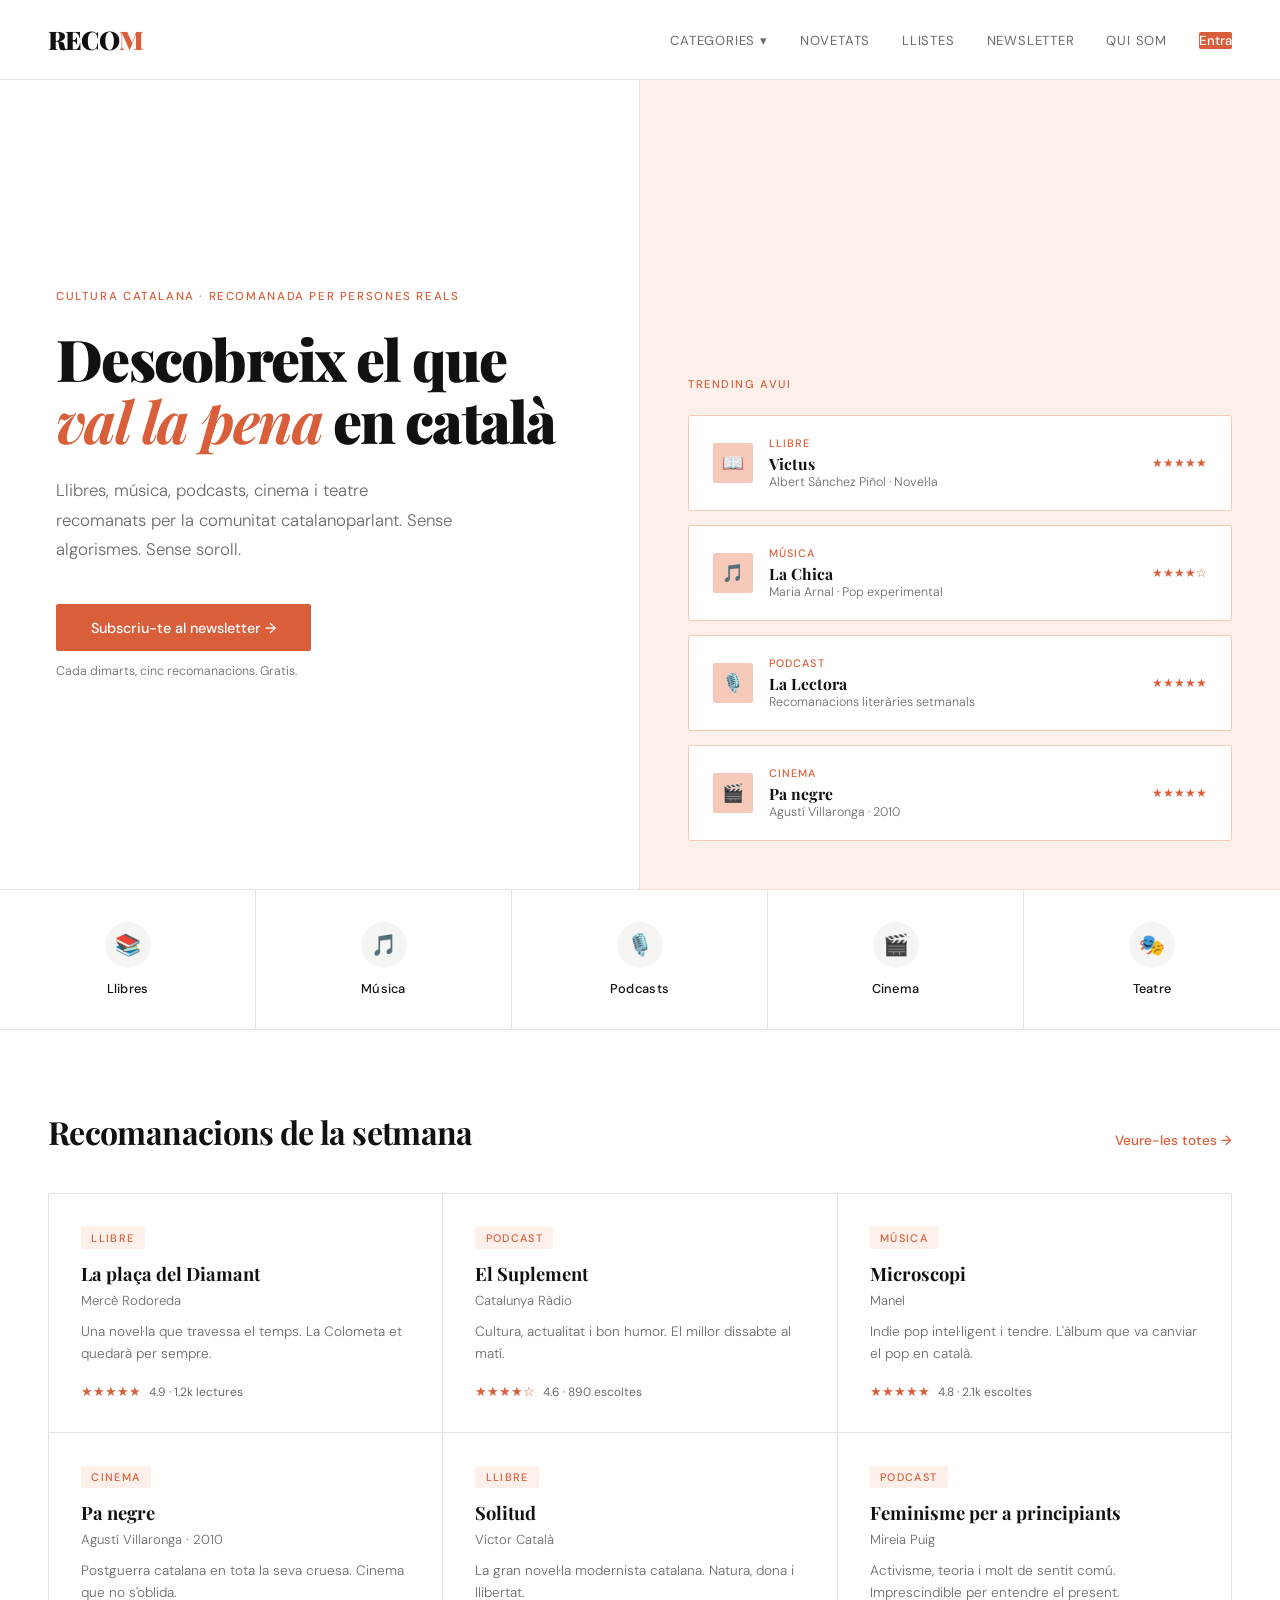
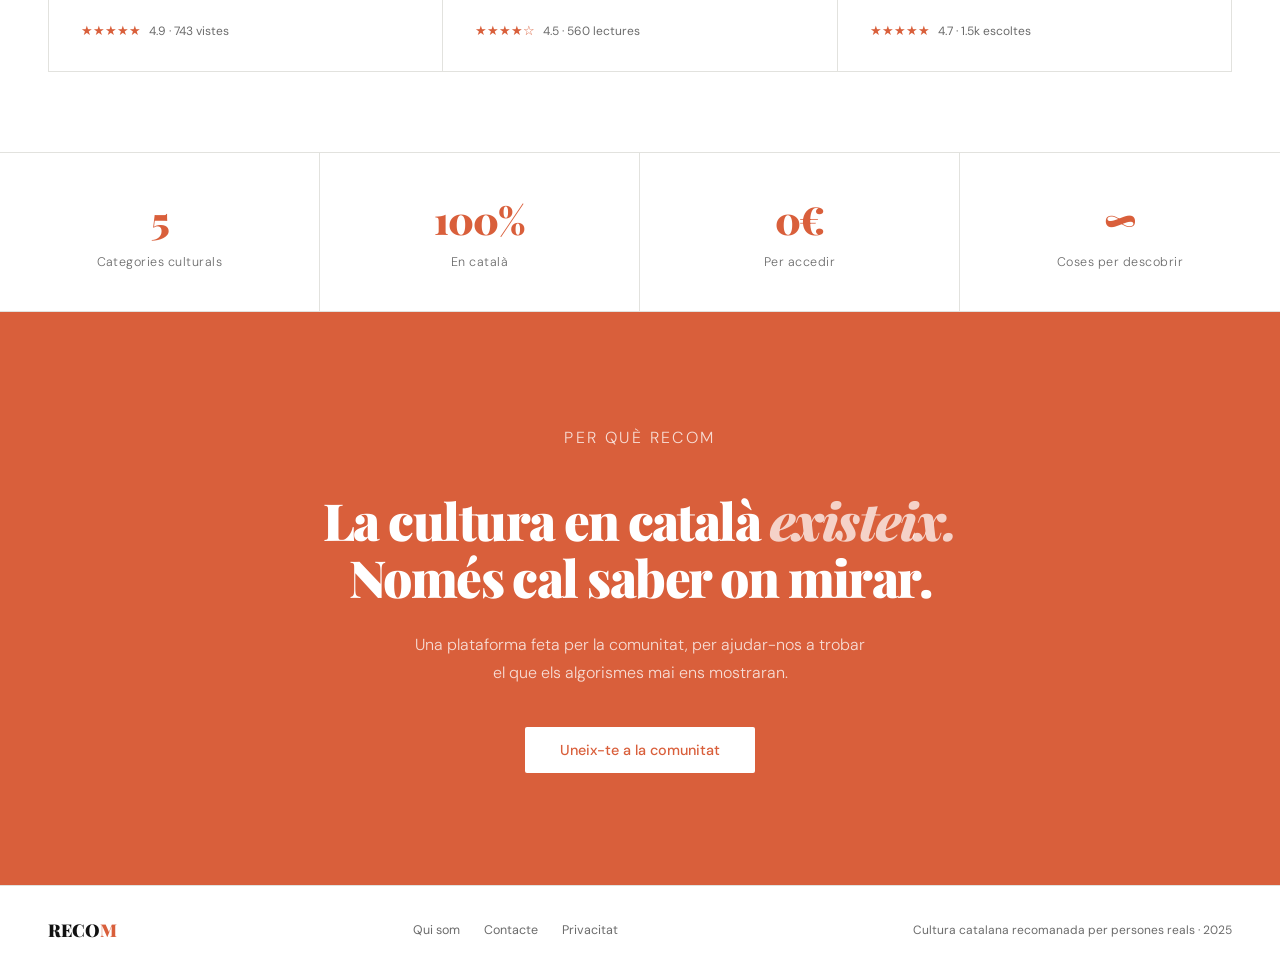
<file: index.html>
<!DOCTYPE html>
<html lang="ca">
<head>
<meta charset="UTF-8">
<meta name="viewport" content="width=device-width, initial-scale=1.0">
<title>RECOM — Cultura catalana recomanada</title>
<link href="https://fonts.googleapis.com/css2?family=Playfair+Display:ital,wght@0,700;0,900;1,400;1,700&family=DM+Sans:wght@300;400;500&display=swap" rel="stylesheet">
<link rel="stylesheet" href="mobile.css">
<style>
  *, *::before, *::after { box-sizing: border-box; margin: 0; padding: 0; }
  :root {
    --salmon: #D95F3B;
    --salmon-mid: #E8845F;
    --salmon-light: #F7C9B8;
    --salmon-pale: #FDF0EB;
    --black: #111111;
    --white: #FFFFFF;
    --gray: #6B6B6B;
    --gray-light: #F5F5F3;
    --border: #E2E2DE;
  }
  html { scroll-behavior: smooth; }
  body {
    font-family: 'DM Sans', sans-serif;
    background: var(--white);
    color: var(--black);
    overflow-x: hidden;
  }

  /* NAV */
  nav {
    display: flex;
    justify-content: space-between;
    align-items: center;
    padding: 1.4rem 3rem;
    border-bottom: 1px solid var(--border);
    position: sticky;
    top: 0;
    background: var(--white);
    z-index: 100;
  }
  .logo {
    font-family: 'Playfair Display', serif;
    font-size: 1.6rem;
    font-weight: 900;
    letter-spacing: -0.03em;
    color: var(--black);
    text-decoration: none;
  }
  .logo span { color: var(--salmon); }
  nav ul { list-style: none; display: flex; gap: 2rem; align-items: center; }
  nav ul li a {
    font-size: 0.82rem;
    font-weight: 400;
    color: var(--gray);
    text-decoration: none;
    letter-spacing: 0.06em;
    text-transform: uppercase;
    transition: color 0.2s;
  }
  nav ul li a:hover { color: var(--salmon); }
  .btn-nav {
    background: var(--salmon);
    color: white !important;
    padding: 0.5rem 1.3rem;
    border-radius: 2px;
    font-weight: 500 !important;
    letter-spacing: 0 !important;
    text-transform: none !important;
    transition: background 0.2s !important;
  }
  .btn-nav:hover { background: #c04f2e !important; color: white !important; }

  /* HERO */
  .hero {
    display: grid;
    grid-template-columns: 1fr 1fr;
    min-height: 90vh;
    border-bottom: 1px solid var(--border);
  }
  .hero-left {
    padding: 5rem 3.5rem;
    display: flex;
    flex-direction: column;
    justify-content: center;
    border-right: 1px solid var(--border);
  }
  .tag {
    display: inline-block;
    font-size: 0.72rem;
    letter-spacing: 0.14em;
    text-transform: uppercase;
    color: var(--salmon);
    font-weight: 500;
    margin-bottom: 1.5rem;
  }
  h1 {
    font-family: 'Playfair Display', serif;
    font-size: clamp(2.6rem, 4.5vw, 4rem);
    font-weight: 900;
    line-height: 1.06;
    letter-spacing: -0.03em;
    margin-bottom: 1.6rem;
  }
  h1 em { font-style: italic; color: var(--salmon); font-weight: 700; }
  .hero-desc {
    font-size: 1.05rem;
    color: var(--gray);
    line-height: 1.75;
    max-width: 400px;
    margin-bottom: 2.5rem;
    font-weight: 300;
  }
  .hero-actions { display: flex; gap: 1rem; align-items: center; flex-wrap: wrap; }
  .btn-primary {
    background: var(--salmon);
    color: white;
    border: none;
    padding: 0.9rem 2.2rem;
    font-family: 'DM Sans', sans-serif;
    font-size: 0.9rem;
    font-weight: 500;
    cursor: pointer;
    border-radius: 2px;
    text-decoration: none;
    display: inline-block;
    transition: background 0.2s;
  }
  .btn-primary:hover { background: #c04f2e; }
  .btn-ghost {
    background: transparent;
    color: var(--black);
    border: 1px solid var(--border);
    padding: 0.9rem 2.2rem;
    font-family: 'DM Sans', sans-serif;
    font-size: 0.9rem;
    font-weight: 400;
    cursor: pointer;
    border-radius: 2px;
    text-decoration: none;
    display: inline-block;
    transition: border-color 0.2s, color 0.2s;
  }
  .btn-ghost:hover { border-color: var(--salmon); color: var(--salmon); }
  .hero-right {
    display: flex;
    flex-direction: column;
    justify-content: flex-end;
    padding: 3rem;
    background: var(--salmon-pale);
  }
  .hero-label {
    font-size: 0.7rem;
    letter-spacing: 0.14em;
    text-transform: uppercase;
    color: var(--salmon);
    margin-bottom: 1.5rem;
    font-weight: 500;
  }
  .featured-card {
    background: var(--white);
    border: 1px solid var(--salmon-light);
    border-radius: 3px;
    padding: 1.25rem 1.5rem;
    margin-bottom: 0.85rem;
    display: flex;
    gap: 1rem;
    align-items: center;
    transition: transform 0.2s, border-color 0.2s;
    cursor: pointer;
  }
  .featured-card:last-child { margin-bottom: 0; }
  .featured-card:hover { transform: translateX(4px); border-color: var(--salmon-mid); }
  .card-icon {
    width: 40px;
    height: 40px;
    border-radius: 2px;
    display: flex;
    align-items: center;
    justify-content: center;
    font-size: 1.1rem;
    flex-shrink: 0;
    background: var(--salmon-light);
  }
  .card-body { flex: 1; min-width: 0; }
  .card-cat {
    font-size: 0.68rem;
    text-transform: uppercase;
    letter-spacing: 0.1em;
    color: var(--salmon);
    font-weight: 500;
    margin-bottom: 0.2rem;
  }
  .card-title {
    font-family: 'Playfair Display', serif;
    font-size: 0.98rem;
    font-weight: 700;
    color: var(--black);
    white-space: nowrap;
    overflow: hidden;
    text-overflow: ellipsis;
  }
  .card-sub { font-size: 0.78rem; color: var(--gray); font-weight: 300; }
  .card-stars { font-size: 0.75rem; color: var(--salmon); flex-shrink: 0; }

  /* CATEGORIES */
  .categories {
    display: grid;
    grid-template-columns: repeat(5, 1fr);
    border-bottom: 1px solid var(--border);
  }
  .cat-item {
    padding: 2rem 1rem;
    border-right: 1px solid var(--border);
    text-align: center;
    cursor: pointer;
    transition: background 0.2s;
    text-decoration: none;
    display: flex;
    flex-direction: column;
    align-items: center;
  }
  .cat-item:last-child { border-right: none; }
  .cat-item:hover { background: var(--salmon-pale); }
  .cat-item:hover .cat-icon-wrap { background: var(--salmon-light); }
  .cat-item:hover .cat-name { color: var(--salmon); }
  .cat-icon-wrap {
    width: 46px;
    height: 46px;
    border-radius: 50%;
    background: var(--gray-light);
    display: flex;
    align-items: center;
    justify-content: center;
    margin-bottom: 0.75rem;
    font-size: 1.3rem;
    transition: background 0.2s;
  }
  .cat-name {
    font-size: 0.8rem;
    font-weight: 500;
    color: var(--black);
    letter-spacing: 0.02em;
    transition: color 0.2s;
  }

  /* RECOMANACIONS */
  .section { padding: 5rem 3rem; border-bottom: 1px solid var(--border); }
  .section-header { display: flex; justify-content: space-between; align-items: baseline; margin-bottom: 2.5rem; }
  .section-title {
    font-family: 'Playfair Display', serif;
    font-size: 2rem;
    font-weight: 700;
    letter-spacing: -0.02em;
  }
  .section-link { font-size: 0.85rem; color: var(--salmon); text-decoration: none; font-weight: 500; }
  .section-link:hover { text-decoration: underline; }
  .cards-grid {
    display: grid;
    grid-template-columns: repeat(3, 1fr);
    gap: 1px;
    background: var(--border);
    border: 1px solid var(--border);
  }
  .rec-card {
    background: var(--white);
    padding: 2rem;
    cursor: pointer;
    transition: background 0.15s;
  }
  .rec-card:hover { background: var(--salmon-pale); }
  .rec-type {
    font-size: 0.68rem;
    text-transform: uppercase;
    letter-spacing: 0.12em;
    font-weight: 500;
    margin-bottom: 0.8rem;
    padding: 0.28rem 0.65rem;
    border-radius: 2px;
    display: inline-block;
    background: var(--salmon-pale);
    color: var(--salmon);
  }
  .rec-card-title {
    font-family: 'Playfair Display', serif;
    font-size: 1.15rem;
    font-weight: 700;
    line-height: 1.3;
    margin-bottom: 0.35rem;
  }
  .rec-card-author { font-size: 0.82rem; color: var(--gray); margin-bottom: 0.75rem; font-weight: 300; }
  .rec-card-desc { font-size: 0.85rem; color: var(--gray); line-height: 1.65; font-weight: 300; }
  .rating-bar { display: flex; align-items: center; gap: 0.5rem; margin-top: 1.1rem; }
  .stars { color: var(--salmon); font-size: 0.8rem; }
  .rating-num { font-size: 0.75rem; color: var(--gray); }

  /* MANIFESTO */
  .manifesto {
    padding: 7rem 3rem;
    background: var(--salmon);
    text-align: center;
    border-bottom: 1px solid var(--border);
  }
  .manifesto-tag {
    font-size: 0.72rem;
    letter-spacing: 0.15em;
    text-transform: uppercase;
    color: rgba(255,255,255,0.65);
    margin-bottom: 1.5rem;
    font-weight: 500;
  }
  .manifesto h2 {
    font-family: 'Playfair Display', serif;
    font-size: clamp(2rem, 4vw, 3.2rem);
    font-weight: 900;
    color: white;
    line-height: 1.12;
    letter-spacing: -0.03em;
    max-width: 680px;
    margin: 0 auto 1.5rem;
  }
  .manifesto h2 em { font-style: italic; color: rgba(255,255,255,0.72); }
  .manifesto p {
    font-size: 1rem;
    color: rgba(255,255,255,0.78);
    max-width: 460px;
    margin: 0 auto 2.5rem;
    line-height: 1.75;
    font-weight: 300;
  }
  .btn-white {
    background: white;
    color: var(--salmon);
    border: none;
    padding: 0.9rem 2.2rem;
    font-family: 'DM Sans', sans-serif;
    font-size: 0.9rem;
    font-weight: 500;
    cursor: pointer;
    border-radius: 2px;
    text-decoration: none;
    display: inline-block;
    transition: background 0.2s;
  }
  .btn-white:hover { background: var(--salmon-pale); }

  /* STRIP STATS */
  .stats-strip {
    display: grid;
    grid-template-columns: repeat(4, 1fr);
    border-bottom: 1px solid var(--border);
  }
  .stat-item {
    padding: 2.5rem 2rem;
    border-right: 1px solid var(--border);
    text-align: center;
  }
  .stat-item:last-child { border-right: none; }
  .stat-num {
    font-family: 'Playfair Display', serif;
    font-size: 2.4rem;
    font-weight: 900;
    color: var(--salmon);
    letter-spacing: -0.03em;
    display: block;
    margin-bottom: 0.3rem;
  }
  .stat-label { font-size: 0.78rem; color: var(--gray); font-weight: 300; letter-spacing: 0.04em; }

  /* FOOTER */
  footer {
    padding: 2rem 3rem;
    display: flex;
    justify-content: space-between;
    align-items: center;
  }
  .footer-logo {
    font-family: 'Playfair Display', serif;
    font-size: 1.1rem;
    font-weight: 900;
    color: var(--black);
    text-decoration: none;
  }
  .footer-logo span { color: var(--salmon); }
  .footer-links { display: flex; gap: 1.5rem; }
  .footer-links a { font-size: 0.78rem; color: var(--gray); text-decoration: none; }
  .footer-links a:hover { color: var(--salmon); }
  .footer-copy { font-size: 0.75rem; color: var(--gray); }

  @media (max-width: 768px) {
    nav > ul { display: none !important; }
    nav > ul.open { display: flex !important; }
    .hamburger { display: flex !important; }
  }
</style>
</head>
<body>

<!-- NAV -->
<nav>
  <a href="index.html" class="logo">RECO<span>M</span></a>
  
  <ul>
    <li class="nav-dropdown">
      <a href="#" class="nav-drop-toggle">Categories ▾</a>
      <ul class="dropdown-menu">
        <li><a href="llibres.html">📚 Llibres</a></li>
        <li><a href="musica.html">🎵 Música</a></li>
        <li><a href="podcasts.html">🎙️ Podcasts</a></li>
        <li><a href="cinema.html">🎬 Cinema</a></li>
        <li><a href="teatre.html">🎭 Teatre</a></li>
      </ul>
    </li>
    <li><a href="novetats.html">Novetats</a></li>
    <li><a href="llistes.html">Llistes</a></li>
    <li><a href="newsletter.html">Newsletter</a></li>
    <li><a href="qui-som.html">Qui som</a></li>
    <li><a href="entra.html" class="btn-nav">Entra</a></li>
  </ul>
</nav>

<!-- HERO -->
<section class="hero">
  <div class="hero-left">
    <span class="tag">Cultura catalana · recomanada per persones reals</span>
    <h1>Descobreix el que <em>val la pena</em> en català</h1>
    <p class="hero-desc">Llibres, música, podcasts, cinema i teatre recomanats per la comunitat catalanoparlant. Sense algorismes. Sense soroll.</p>
    <div class="hero-actions">
      <a href="newsletter.html" class="btn-primary">Subscriu-te al newsletter →</a>
    </div>
    <p style="font-size:0.78rem;color:var(--gray);margin-top:0.75rem;font-weight:300;">Cada dimarts, cinc recomanacions. Gratis.</p>
  </div>
  <div class="hero-right">
    <p class="hero-label">Trending avui</p>
    <div class="featured-card">
      <div class="card-icon">📖</div>
      <div class="card-body">
        <div class="card-cat">Llibre</div>
        <div class="card-title">Victus</div>
        <div class="card-sub">Albert Sánchez Piñol · Novel·la</div>
      </div>
      <div class="card-stars">★★★★★</div>
    </div>
    <div class="featured-card">
      <div class="card-icon">🎵</div>
      <div class="card-body">
        <div class="card-cat">Música</div>
        <div class="card-title">La Chica</div>
        <div class="card-sub">Maria Arnal · Pop experimental</div>
      </div>
      <div class="card-stars">★★★★☆</div>
    </div>
    <div class="featured-card">
      <div class="card-icon">🎙️</div>
      <div class="card-body">
        <div class="card-cat">Podcast</div>
        <div class="card-title">La Lectora</div>
        <div class="card-sub">Recomanacions literàries setmanals</div>
      </div>
      <div class="card-stars">★★★★★</div>
    </div>
    <div class="featured-card">
      <div class="card-icon">🎬</div>
      <div class="card-body">
        <div class="card-cat">Cinema</div>
        <div class="card-title">Pa negre</div>
        <div class="card-sub">Agustí Villaronga · 2010</div>
      </div>
      <div class="card-stars">★★★★★</div>
    </div>
  </div>
</section>

<!-- CATEGORIES -->
<div class="categories" id="categories">
  <a href="llibres.html" class="cat-item">
    <div class="cat-icon-wrap">📚</div>
    <div class="cat-name">Llibres</div>
  </a>
  <a href="musica.html" class="cat-item">
    <div class="cat-icon-wrap">🎵</div>
    <div class="cat-name">Música</div>
  </a>
  <a href="podcasts.html" class="cat-item">
    <div class="cat-icon-wrap">🎙️</div>
    <div class="cat-name">Podcasts</div>
  </a>
  <a href="cinema.html" class="cat-item">
    <div class="cat-icon-wrap">🎬</div>
    <div class="cat-name">Cinema</div>
  </a>
  <a href="teatre.html" class="cat-item">
    <div class="cat-icon-wrap">🎭</div>
    <div class="cat-name">Teatre</div>
  </a>
</div>

<!-- RECOMANACIONS -->
<section class="section" id="recomanacions">
  <div class="section-header">
    <h2 class="section-title">Recomanacions de la setmana</h2>
    <a href="#" class="section-link">Veure-les totes →</a>
  </div>
  <div class="cards-grid">
    <div class="rec-card">
      <span class="rec-type">Llibre</span>
      <div class="rec-card-title">La plaça del Diamant</div>
      <div class="rec-card-author">Mercè Rodoreda</div>
      <div class="rec-card-desc">Una novel·la que travessa el temps. La Colometa et quedarà per sempre.</div>
      <div class="rating-bar"><span class="stars">★★★★★</span><span class="rating-num">4.9 · 1.2k lectures</span></div>
    </div>
    <div class="rec-card">
      <span class="rec-type">Podcast</span>
      <div class="rec-card-title">El Suplement</div>
      <div class="rec-card-author">Catalunya Ràdio</div>
      <div class="rec-card-desc">Cultura, actualitat i bon humor. El millor dissabte al matí.</div>
      <div class="rating-bar"><span class="stars">★★★★☆</span><span class="rating-num">4.6 · 890 escoltes</span></div>
    </div>
    <div class="rec-card">
      <span class="rec-type">Música</span>
      <div class="rec-card-title">Microscopi</div>
      <div class="rec-card-author">Manel</div>
      <div class="rec-card-desc">Indie pop intel·ligent i tendre. L'àlbum que va canviar el pop en català.</div>
      <div class="rating-bar"><span class="stars">★★★★★</span><span class="rating-num">4.8 · 2.1k escoltes</span></div>
    </div>
    <div class="rec-card">
      <span class="rec-type">Cinema</span>
      <div class="rec-card-title">Pa negre</div>
      <div class="rec-card-author">Agustí Villaronga · 2010</div>
      <div class="rec-card-desc">Postguerra catalana en tota la seva cruesa. Cinema que no s'oblida.</div>
      <div class="rating-bar"><span class="stars">★★★★★</span><span class="rating-num">4.9 · 743 vistes</span></div>
    </div>
    <div class="rec-card">
      <span class="rec-type">Llibre</span>
      <div class="rec-card-title">Solitud</div>
      <div class="rec-card-author">Víctor Català</div>
      <div class="rec-card-desc">La gran novel·la modernista catalana. Natura, dona i llibertat.</div>
      <div class="rating-bar"><span class="stars">★★★★☆</span><span class="rating-num">4.5 · 560 lectures</span></div>
    </div>
    <div class="rec-card">
      <span class="rec-type">Podcast</span>
      <div class="rec-card-title">Feminisme per a principiants</div>
      <div class="rec-card-author">Mireia Puig</div>
      <div class="rec-card-desc">Activisme, teoria i molt de sentit comú. Imprescindible per entendre el present.</div>
      <div class="rating-bar"><span class="stars">★★★★★</span><span class="rating-num">4.7 · 1.5k escoltes</span></div>
    </div>
  </div>
</section>

<!-- STATS -->
<div class="stats-strip">
  <div class="stat-item">
    <span class="stat-num">5</span>
    <span class="stat-label">Categories culturals</span>
  </div>
  <div class="stat-item">
    <span class="stat-num">100%</span>
    <span class="stat-label">En català</span>
  </div>
  <div class="stat-item">
    <span class="stat-num">0€</span>
    <span class="stat-label">Per accedir</span>
  </div>
  <div class="stat-item">
    <span class="stat-num">∞</span>
    <span class="stat-label">Coses per descobrir</span>
  </div>
</div>

<!-- MANIFESTO -->
<section class="manifesto">
  <p class="manifesto-tag">Per què RECOM</p>
  <h2>La cultura en català <em>existeix.</em><br>Només cal saber on mirar.</h2>
  <p>Una plataforma feta per la comunitat, per ajudar-nos a trobar el que els algorismes mai ens mostraran.</p>
  <a href="entra.html" class="btn-white">Uneix-te a la comunitat</a>
</section>

<!-- FOOTER -->
<footer>
  <a href="#" class="footer-logo">RECO<span>M</span></a>
  <div class="footer-links">
    <a href="qui-som.html">Qui som</a>
    <a href="qui-som.html#contacte">Contacte</a>
    <a href="#">Privacitat</a>
  </div>
  <div class="footer-copy">Cultura catalana recomanada per persones reals · 2025</div>
</footer>



<script>
(function(){
  var btn = document.getElementById('hamburger');
  var menu = document.querySelector('nav > ul');
  if(btn && menu){
    btn.addEventListener('click', function(e){
      e.stopPropagation();
      btn.classList.toggle('open');
      menu.classList.toggle('open');
    });
  }
  document.querySelectorAll('.nav-drop-toggle').forEach(function(t){
    t.addEventListener('click', function(e){
      e.preventDefault();
      e.stopPropagation();
      t.closest('.nav-dropdown').classList.toggle('open');
    });
  });
  document.addEventListener('click', function(){
    if(btn) btn.classList.remove('open');
    if(menu) menu.classList.remove('open');
    document.querySelectorAll('.nav-dropdown').forEach(function(dd){ dd.classList.remove('open'); });
  });
})();
</script>
</body>
</html>
</file>
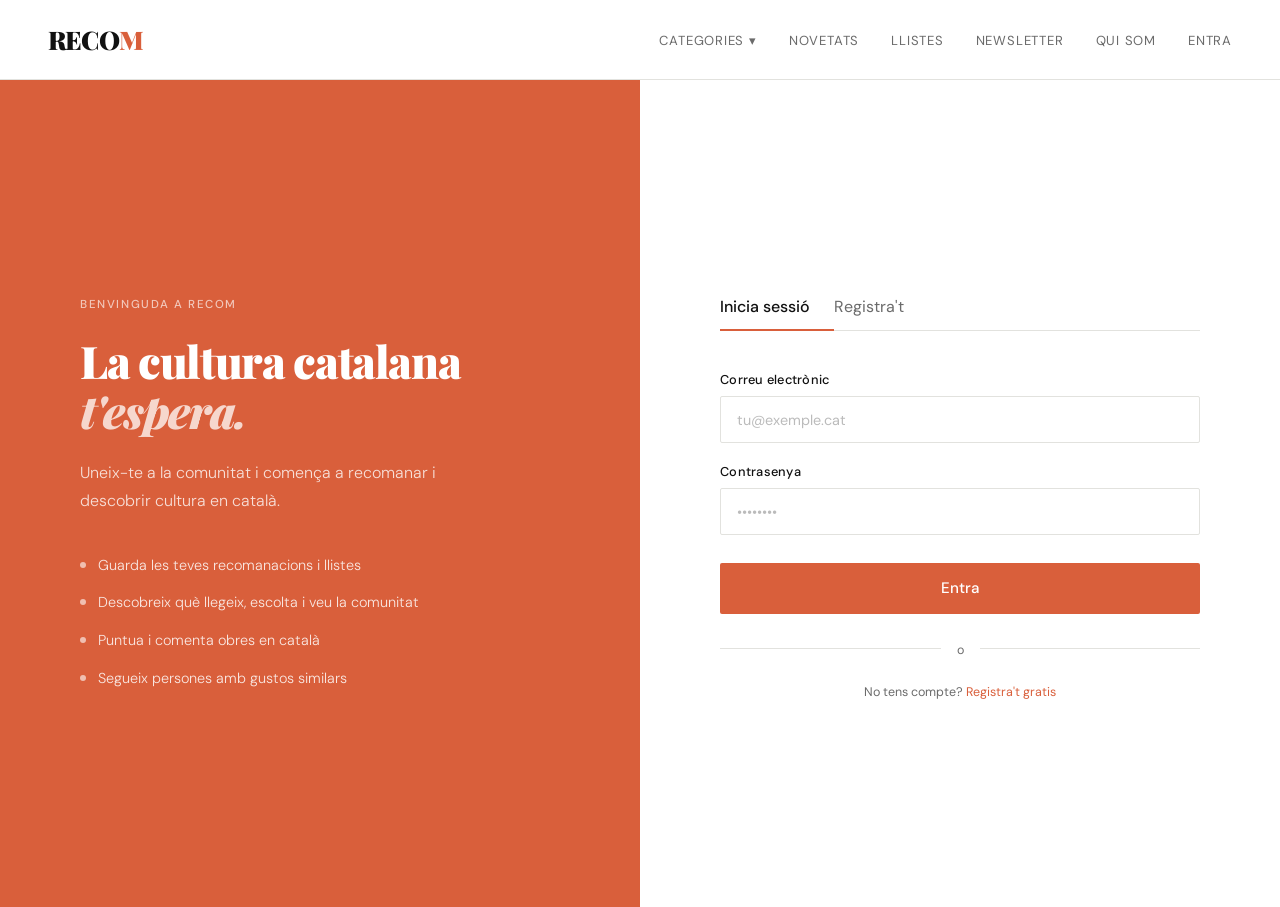
<file: entra.html>
<!DOCTYPE html>
<html lang="ca">
<head>
<meta charset="UTF-8">
<meta name="viewport" content="width=device-width, initial-scale=1.0">
<title>Entra — RECOM</title>
<link href="https://fonts.googleapis.com/css2?family=Playfair+Display:ital,wght@0,700;0,900;1,400;1,700&family=DM+Sans:wght@300;400;500&display=swap" rel="stylesheet">
<link rel="stylesheet" href="mobile.css">
<style>
  *, *::before, *::after { box-sizing: border-box; margin: 0; padding: 0; }
  :root { --salmon: #D95F3B; --salmon-mid: #E8845F; --salmon-light: #F7C9B8; --salmon-pale: #FDF0EB; --black: #111111; --white: #FFFFFF; --gray: #6B6B6B; --gray-light: #F5F5F3; --border: #E2E2DE; }
  body { font-family: 'DM Sans', sans-serif; background: var(--white); color: var(--black); overflow-x: hidden; min-height: 100vh; }
  nav { display: flex; justify-content: space-between; align-items: center; padding: 1.4rem 3rem; border-bottom: 1px solid var(--border); }
  .logo { font-family: 'Playfair Display', serif; font-size: 1.6rem; font-weight: 900; letter-spacing: -0.03em; color: var(--black); text-decoration: none; }
  .logo span { color: var(--salmon); }
  nav ul { list-style: none; display: flex; gap: 2rem; align-items: center; }
  nav ul li a { font-size: 0.82rem; font-weight: 400; color: var(--gray); text-decoration: none; letter-spacing: 0.06em; text-transform: uppercase; transition: color 0.2s; }
  nav ul li a:hover { color: var(--salmon); }
  .auth-container { display: grid; grid-template-columns: 1fr 1fr; min-height: calc(100vh - 73px); }
  .auth-left { background: var(--salmon); padding: 5rem; display: flex; flex-direction: column; justify-content: center; }
  .auth-left .tag { font-size: 0.72rem; letter-spacing: 0.14em; text-transform: uppercase; color: rgba(255,255,255,0.65); font-weight: 500; margin-bottom: 1.5rem; display: block; }
  .auth-left h2 { font-family: 'Playfair Display', serif; font-size: clamp(2rem, 3.5vw, 3rem); font-weight: 900; color: white; line-height: 1.1; letter-spacing: -0.03em; margin-bottom: 1.5rem; }
  .auth-left h2 em { font-style: italic; color: rgba(255,255,255,0.75); }
  .auth-left p { font-size: 1rem; color: rgba(255,255,255,0.8); line-height: 1.75; font-weight: 300; max-width: 380px; }
  .perks { margin-top: 2.5rem; display: flex; flex-direction: column; gap: 1rem; }
  .perk { display: flex; align-items: flex-start; gap: 0.75rem; }
  .perk-dot { width: 6px; height: 6px; border-radius: 50%; background: rgba(255,255,255,0.6); flex-shrink: 0; margin-top: 7px; }
  .perk span { font-size: 0.9rem; color: rgba(255,255,255,0.85); font-weight: 300; line-height: 1.5; }
  .auth-right { padding: 5rem; display: flex; flex-direction: column; justify-content: center; }
  .tabs { display: flex; gap: 0; margin-bottom: 2.5rem; border-bottom: 1px solid var(--border); }
  .tab { background: none; border: none; padding: 0.75rem 1.5rem 0.75rem 0; font-family: 'DM Sans', sans-serif; font-size: 1rem; font-weight: 400; color: var(--gray); cursor: pointer; border-bottom: 2px solid transparent; margin-bottom: -1px; transition: all 0.2s; }
  .tab.active { color: var(--black); font-weight: 500; border-bottom-color: var(--salmon); }
  .form-group { margin-bottom: 1.25rem; }
  .form-group label { display: block; font-size: 0.8rem; font-weight: 500; color: var(--black); margin-bottom: 0.5rem; letter-spacing: 0.02em; }
  .form-group input { width: 100%; padding: 0.85rem 1rem; border: 1px solid var(--border); border-radius: 2px; font-family: 'DM Sans', sans-serif; font-size: 0.9rem; color: var(--black); background: var(--white); transition: border-color 0.2s; outline: none; }
  .form-group input:focus { border-color: var(--salmon); }
  .form-group input::placeholder { color: #bbb; }
  .btn-submit { width: 100%; background: var(--salmon); color: white; border: none; padding: 0.95rem; font-family: 'DM Sans', sans-serif; font-size: 0.95rem; font-weight: 500; cursor: pointer; border-radius: 2px; transition: background 0.2s; margin-top: 0.5rem; }
  .btn-submit:hover { background: #c04f2e; }
  .divider { text-align: center; margin: 1.5rem 0; position: relative; }
  .divider::before { content: ''; position: absolute; top: 50%; left: 0; right: 0; height: 1px; background: var(--border); }
  .divider span { background: var(--white); padding: 0 1rem; font-size: 0.78rem; color: var(--gray); position: relative; }
  .form-note { font-size: 0.78rem; color: var(--gray); text-align: center; margin-top: 1.25rem; line-height: 1.6; }
  .form-note a { color: var(--salmon); text-decoration: none; }
  .panel { display: none; }
  .panel.active { display: block; }

  @media (max-width: 768px) {
    nav > ul { display: none !important; }
    nav > ul.open { display: flex !important; }
    .hamburger { display: flex !important; }
  }
</style>
</head>
<body>
<nav>
  <a href="index.html" class="logo">RECO<span>M</span></a>
  
  <ul>
    <li class="nav-dropdown">
      <a href="#" class="nav-drop-toggle">Categories ▾</a>
      <ul class="dropdown-menu">
        <li><a href="llibres.html">📚 Llibres</a></li>
        <li><a href="musica.html">🎵 Música</a></li>
        <li><a href="podcasts.html">🎙️ Podcasts</a></li>
        <li><a href="cinema.html">🎬 Cinema</a></li>
        <li><a href="teatre.html">🎭 Teatre</a></li>
      </ul>
    </li>
    <li><a href="novetats.html">Novetats</a></li>
    <li><a href="llistes.html">Llistes</a></li>
    <li><a href="newsletter.html">Newsletter</a></li>
    <li><a href="qui-som.html">Qui som</a></li>
    <li><a href="entra.html" class="btn-nav">Entra</a></li>
  </ul>
</nav>
<div class="auth-container">
  <div class="auth-left">
    <span class="tag">Benvinguda a RECOM</span>
    <h2>La cultura catalana <em>t'espera.</em></h2>
    <p>Uneix-te a la comunitat i comença a recomanar i descobrir cultura en català.</p>
    <div class="perks">
      <div class="perk"><div class="perk-dot"></div><span>Guarda les teves recomanacions i llistes</span></div>
      <div class="perk"><div class="perk-dot"></div><span>Descobreix què llegeix, escolta i veu la comunitat</span></div>
      <div class="perk"><div class="perk-dot"></div><span>Puntua i comenta obres en català</span></div>
      <div class="perk"><div class="perk-dot"></div><span>Segueix persones amb gustos similars</span></div>
    </div>
  </div>
  <div class="auth-right">
    <div class="tabs">
      <button class="tab active" onclick="showPanel('login', this)">Inicia sessió</button>
      <button class="tab" onclick="showPanel('register', this)">Registra't</button>
    </div>
    <div id="login" class="panel active">
      <div class="form-group"><label>Correu electrònic</label><input type="email" placeholder="tu@exemple.cat"></div>
      <div class="form-group"><label>Contrasenya</label><input type="password" placeholder="••••••••"></div>
      <button class="btn-submit">Entra</button>
      <div class="divider"><span>o</span></div>
      <p class="form-note">No tens compte? <a href="#" onclick="showPanel('register', document.querySelectorAll('.tab')[1])">Registra't gratis</a></p>
    </div>
    <div id="register" class="panel">
      <div class="form-group"><label>Nom d'usuària</label><input type="text" placeholder="el_teu_nom"></div>
      <div class="form-group"><label>Correu electrònic</label><input type="email" placeholder="tu@exemple.cat"></div>
      <div class="form-group"><label>Contrasenya</label><input type="password" placeholder="Mínim 8 caràcters"></div>
      <button class="btn-submit">Crea el compte</button>
      <p class="form-note" style="margin-top:1rem;">Registrant-te acceptes els <a href="#">termes d'ús</a> i la <a href="#">política de privacitat</a>.</p>
    </div>
  </div>
</div>
<script>
  function showPanel(id, btn) {
    document.querySelectorAll('.panel').forEach(p => p.classList.remove('active'));
    document.querySelectorAll('.tab').forEach(t => t.classList.remove('active'));
    document.getElementById(id).classList.add('active');
    btn.classList.add('active');
  }
</script>



<script>
(function(){
  var btn = document.getElementById('hamburger');
  var menu = document.querySelector('nav > ul');
  if(btn && menu){
    btn.addEventListener('click', function(e){
      e.stopPropagation();
      btn.classList.toggle('open');
      menu.classList.toggle('open');
    });
  }
  document.querySelectorAll('.nav-drop-toggle').forEach(function(t){
    t.addEventListener('click', function(e){
      e.preventDefault();
      e.stopPropagation();
      t.closest('.nav-dropdown').classList.toggle('open');
    });
  });
  document.addEventListener('click', function(){
    if(btn) btn.classList.remove('open');
    if(menu) menu.classList.remove('open');
    document.querySelectorAll('.nav-dropdown').forEach(function(dd){ dd.classList.remove('open'); });
  });
})();
</script>
</body>
</html>
</file>
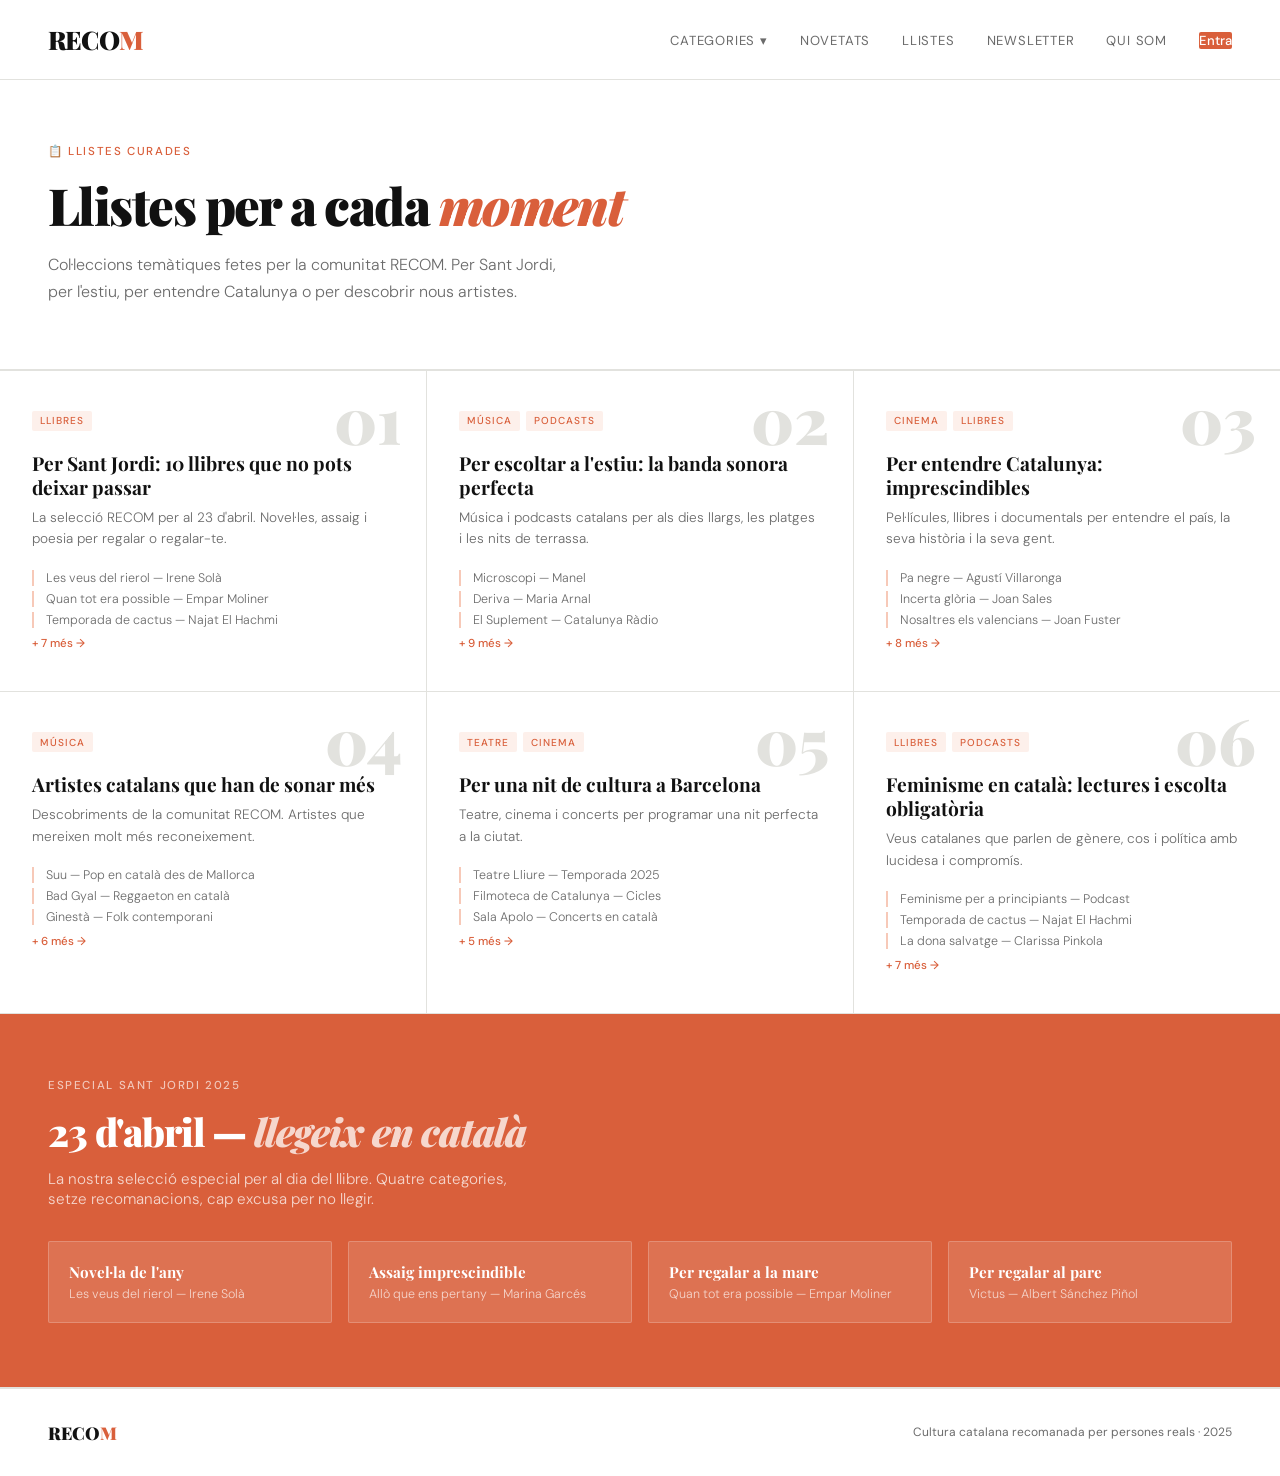
<file: llistes.html>
<!DOCTYPE html>
<html lang="ca">
<head>
<meta charset="UTF-8">
<meta name="viewport" content="width=device-width, initial-scale=1.0">
<title>Llistes curades — RECOM</title>
<link href="https://fonts.googleapis.com/css2?family=Playfair+Display:ital,wght@0,700;0,900;1,400;1,700&family=DM+Sans:wght@300;400;500&display=swap" rel="stylesheet">
<link rel="stylesheet" href="mobile.css">
<style>
  *, *::before, *::after { box-sizing: border-box; margin: 0; padding: 0; }
  :root { --salmon: #D95F3B; --salmon-light: #F7C9B8; --salmon-pale: #FDF0EB; --black: #111111; --white: #FFFFFF; --gray: #6B6B6B; --gray-light: #F5F5F3; --border: #E2E2DE; }
  body { font-family: 'DM Sans', sans-serif; background: var(--white); color: var(--black); }
  nav { display: flex; justify-content: space-between; align-items: center; padding: 1.4rem 3rem; border-bottom: 1px solid var(--border); position: sticky; top: 0; background: var(--white); z-index: 100; }
  .logo { font-family: 'Playfair Display', serif; font-size: 1.6rem; font-weight: 900; letter-spacing: -0.03em; color: var(--black); text-decoration: none; }
  .logo span { color: var(--salmon); }
  nav ul { list-style: none; display: flex; gap: 2rem; align-items: center; }
  nav ul li a { font-size: 0.82rem; color: var(--gray); text-decoration: none; letter-spacing: 0.06em; text-transform: uppercase; transition: color 0.2s; }
  nav ul li a:hover { color: var(--salmon); }
  .btn-nav { background: var(--salmon); color: white !important; padding: 0.5rem 1.3rem; border-radius: 2px; text-transform: none !important; letter-spacing: 0 !important; font-weight: 500 !important; }

  .page-hero { padding: 4rem 3rem; border-bottom: 1px solid var(--border); }
  .tag { font-size: 0.72rem; letter-spacing: 0.14em; text-transform: uppercase; color: var(--salmon); font-weight: 500; display: block; margin-bottom: 0.75rem; }
  h1 { font-family: 'Playfair Display', serif; font-size: clamp(2.4rem, 4vw, 3.5rem); font-weight: 900; letter-spacing: -0.03em; margin-bottom: 0.75rem; }
  h1 em { font-style: italic; color: var(--salmon); }
  .lead { font-size: 1rem; color: var(--gray); font-weight: 300; line-height: 1.7; max-width: 520px; }

  .llistes-grid { display: grid; grid-template-columns: repeat(3, 1fr); gap: 1px; background: var(--border); border-top: 1px solid var(--border); border-bottom: 1px solid var(--border); }
  .llista-card { background: var(--white); padding: 2.5rem 2rem; cursor: pointer; transition: background 0.15s; position: relative; overflow: hidden; }
  .llista-card:hover { background: var(--salmon-pale); }
  .llista-num { font-family: 'Playfair Display', serif; font-size: 4rem; font-weight: 900; color: var(--border); position: absolute; top: 1rem; right: 1.5rem; line-height: 1; pointer-events: none; }
  .llista-cats { display: flex; gap: 0.35rem; margin-bottom: 1.25rem; flex-wrap: wrap; }
  .llista-cat { font-size: 0.63rem; text-transform: uppercase; letter-spacing: 0.1em; font-weight: 500; padding: 0.2rem 0.5rem; border-radius: 2px; background: var(--salmon-pale); color: var(--salmon); }
  .llista-card h3 { font-family: 'Playfair Display', serif; font-size: 1.2rem; font-weight: 700; line-height: 1.25; margin-bottom: 0.5rem; }
  .llista-card p { font-size: 0.85rem; color: var(--gray); line-height: 1.6; font-weight: 300; margin-bottom: 1.25rem; }
  .llista-preview { display: flex; flex-direction: column; gap: 0.3rem; }
  .llista-item { font-size: 0.78rem; color: var(--gray); font-weight: 300; padding-left: 0.75rem; border-left: 2px solid var(--salmon-light); }
  .llista-more { font-size: 0.72rem; color: var(--salmon); margin-top: 0.25rem; font-weight: 500; }

  .sant-jordi { background: var(--salmon); padding: 4rem 3rem; border-bottom: 1px solid var(--border); }
  .sant-jordi .tag { color: rgba(255,255,255,0.65); }
  .sant-jordi h2 { font-family: 'Playfair Display', serif; font-size: clamp(1.8rem, 3vw, 2.8rem); font-weight: 900; color: white; letter-spacing: -0.03em; margin-bottom: 0.75rem; }
  .sant-jordi h2 em { font-style: italic; color: rgba(255,255,255,0.75); }
  .sant-jordi p { font-size: 0.95rem; color: rgba(255,255,255,0.75); font-weight: 300; margin-bottom: 2rem; max-width: 500px; }
  .sant-jordi-grid { display: grid; grid-template-columns: repeat(4, 1fr); gap: 1rem; }
  .sj-card { background: rgba(255,255,255,0.12); border: 1px solid rgba(255,255,255,0.2); border-radius: 2px; padding: 1.25rem; cursor: pointer; transition: background 0.2s; }
  .sj-card:hover { background: rgba(255,255,255,0.2); }
  .sj-card h4 { font-family: 'Playfair Display', serif; font-size: 0.95rem; font-weight: 700; color: white; margin-bottom: 0.25rem; }
  .sj-card p { font-size: 0.78rem; color: rgba(255,255,255,0.7); font-weight: 300; margin: 0; }

  footer { padding: 2rem 3rem; display: flex; justify-content: space-between; align-items: center; border-top: 1px solid var(--border); }
  .footer-logo { font-family: 'Playfair Display', serif; font-size: 1.1rem; font-weight: 900; color: var(--black); text-decoration: none; }
  .footer-logo span { color: var(--salmon); }
  .footer-copy { font-size: 0.75rem; color: var(--gray); }

  @media (max-width: 768px) {
    nav > ul { display: none !important; }
    nav > ul.open { display: flex !important; }
    .hamburger { display: flex !important; }
  }
</style>
</head>
<body>
<nav>
  <a href="index.html" class="logo">RECO<span>M</span></a>
  
  <ul>
    <li class="nav-dropdown">
      <a href="#" class="nav-drop-toggle">Categories ▾</a>
      <ul class="dropdown-menu">
        <li><a href="llibres.html">📚 Llibres</a></li>
        <li><a href="musica.html">🎵 Música</a></li>
        <li><a href="podcasts.html">🎙️ Podcasts</a></li>
        <li><a href="cinema.html">🎬 Cinema</a></li>
        <li><a href="teatre.html">🎭 Teatre</a></li>
      </ul>
    </li>
    <li><a href="novetats.html">Novetats</a></li>
    <li><a href="llistes.html">Llistes</a></li>
    <li><a href="newsletter.html">Newsletter</a></li>
    <li><a href="qui-som.html">Qui som</a></li>
    <li><a href="entra.html" class="btn-nav">Entra</a></li>
  </ul>
</nav>

<div class="page-hero">
  <span class="tag">📋 Llistes curades</span>
  <h1>Llistes per a cada <em>moment</em></h1>
  <p class="lead">Col·leccions temàtiques fetes per la comunitat RECOM. Per Sant Jordi, per l'estiu, per entendre Catalunya o per descobrir nous artistes.</p>
</div>

<div class="llistes-grid">
  <div class="llista-card">
    <div class="llista-num">01</div>
    <div class="llista-cats"><span class="llista-cat">Llibres</span></div>
    <h3>Per Sant Jordi: 10 llibres que no pots deixar passar</h3>
    <p>La selecció RECOM per al 23 d'abril. Novel·les, assaig i poesia per regalar o regalar-te.</p>
    <div class="llista-preview">
      <div class="llista-item">Les veus del rierol — Irene Solà</div>
      <div class="llista-item">Quan tot era possible — Empar Moliner</div>
      <div class="llista-item">Temporada de cactus — Najat El Hachmi</div>
      <div class="llista-more">+ 7 més →</div>
    </div>
  </div>
  <div class="llista-card">
    <div class="llista-num">02</div>
    <div class="llista-cats"><span class="llista-cat">Música</span><span class="llista-cat">Podcasts</span></div>
    <h3>Per escoltar a l'estiu: la banda sonora perfecta</h3>
    <p>Música i podcasts catalans per als dies llargs, les platges i les nits de terrassa.</p>
    <div class="llista-preview">
      <div class="llista-item">Microscopi — Manel</div>
      <div class="llista-item">Deriva — Maria Arnal</div>
      <div class="llista-item">El Suplement — Catalunya Ràdio</div>
      <div class="llista-more">+ 9 més →</div>
    </div>
  </div>
  <div class="llista-card">
    <div class="llista-num">03</div>
    <div class="llista-cats"><span class="llista-cat">Cinema</span><span class="llista-cat">Llibres</span></div>
    <h3>Per entendre Catalunya: imprescindibles</h3>
    <p>Pel·lícules, llibres i documentals per entendre el país, la seva història i la seva gent.</p>
    <div class="llista-preview">
      <div class="llista-item">Pa negre — Agustí Villaronga</div>
      <div class="llista-item">Incerta glòria — Joan Sales</div>
      <div class="llista-item">Nosaltres els valencians — Joan Fuster</div>
      <div class="llista-more">+ 8 més →</div>
    </div>
  </div>
  <div class="llista-card">
    <div class="llista-num">04</div>
    <div class="llista-cats"><span class="llista-cat">Música</span></div>
    <h3>Artistes catalans que han de sonar més</h3>
    <p>Descobriments de la comunitat RECOM. Artistes que mereixen molt més reconeixement.</p>
    <div class="llista-preview">
      <div class="llista-item">Suu — Pop en català des de Mallorca</div>
      <div class="llista-item">Bad Gyal — Reggaeton en català</div>
      <div class="llista-item">Ginestà — Folk contemporani</div>
      <div class="llista-more">+ 6 més →</div>
    </div>
  </div>
  <div class="llista-card">
    <div class="llista-num">05</div>
    <div class="llista-cats"><span class="llista-cat">Teatre</span><span class="llista-cat">Cinema</span></div>
    <h3>Per una nit de cultura a Barcelona</h3>
    <p>Teatre, cinema i concerts per programar una nit perfecta a la ciutat.</p>
    <div class="llista-preview">
      <div class="llista-item">Teatre Lliure — Temporada 2025</div>
      <div class="llista-item">Filmoteca de Catalunya — Cicles</div>
      <div class="llista-item">Sala Apolo — Concerts en català</div>
      <div class="llista-more">+ 5 més →</div>
    </div>
  </div>
  <div class="llista-card">
    <div class="llista-num">06</div>
    <div class="llista-cats"><span class="llista-cat">Llibres</span><span class="llista-cat">Podcasts</span></div>
    <h3>Feminisme en català: lectures i escolta obligatòria</h3>
    <p>Veus catalanes que parlen de gènere, cos i política amb lucidesa i compromís.</p>
    <div class="llista-preview">
      <div class="llista-item">Feminisme per a principiants — Podcast</div>
      <div class="llista-item">Temporada de cactus — Najat El Hachmi</div>
      <div class="llista-item">La dona salvatge — Clarissa Pinkola</div>
      <div class="llista-more">+ 7 més →</div>
    </div>
  </div>
</div>

<!-- ESPECIAL SANT JORDI -->
<section class="sant-jordi">
  <span class="tag">Especial Sant Jordi 2025</span>
  <h2>23 d'abril — <em>llegeix en català</em></h2>
  <p>La nostra selecció especial per al dia del llibre. Quatre categories, setze recomanacions, cap excusa per no llegir.</p>
  <div class="sant-jordi-grid">
    <div class="sj-card"><h4>Novel·la de l'any</h4><p>Les veus del rierol — Irene Solà</p></div>
    <div class="sj-card"><h4>Assaig imprescindible</h4><p>Allò que ens pertany — Marina Garcés</p></div>
    <div class="sj-card"><h4>Per regalar a la mare</h4><p>Quan tot era possible — Empar Moliner</p></div>
    <div class="sj-card"><h4>Per regalar al pare</h4><p>Victus — Albert Sánchez Piñol</p></div>
  </div>
</section>

<footer>
  <a href="index.html" class="footer-logo">RECO<span>M</span></a>
  <div class="footer-copy">Cultura catalana recomanada per persones reals · 2025</div>
</footer>


<script>
(function(){
  var btn = document.getElementById('hamburger');
  var menu = document.querySelector('nav > ul');
  if(btn && menu){
    btn.addEventListener('click', function(e){
      e.stopPropagation();
      btn.classList.toggle('open');
      menu.classList.toggle('open');
    });
  }
  document.querySelectorAll('.nav-drop-toggle').forEach(function(t){
    t.addEventListener('click', function(e){
      e.preventDefault();
      e.stopPropagation();
      t.closest('.nav-dropdown').classList.toggle('open');
    });
  });
  document.addEventListener('click', function(){
    if(btn) btn.classList.remove('open');
    if(menu) menu.classList.remove('open');
    document.querySelectorAll('.nav-dropdown').forEach(function(dd){ dd.classList.remove('open'); });
  });
})();
</script>
</body>
</html>
</file>
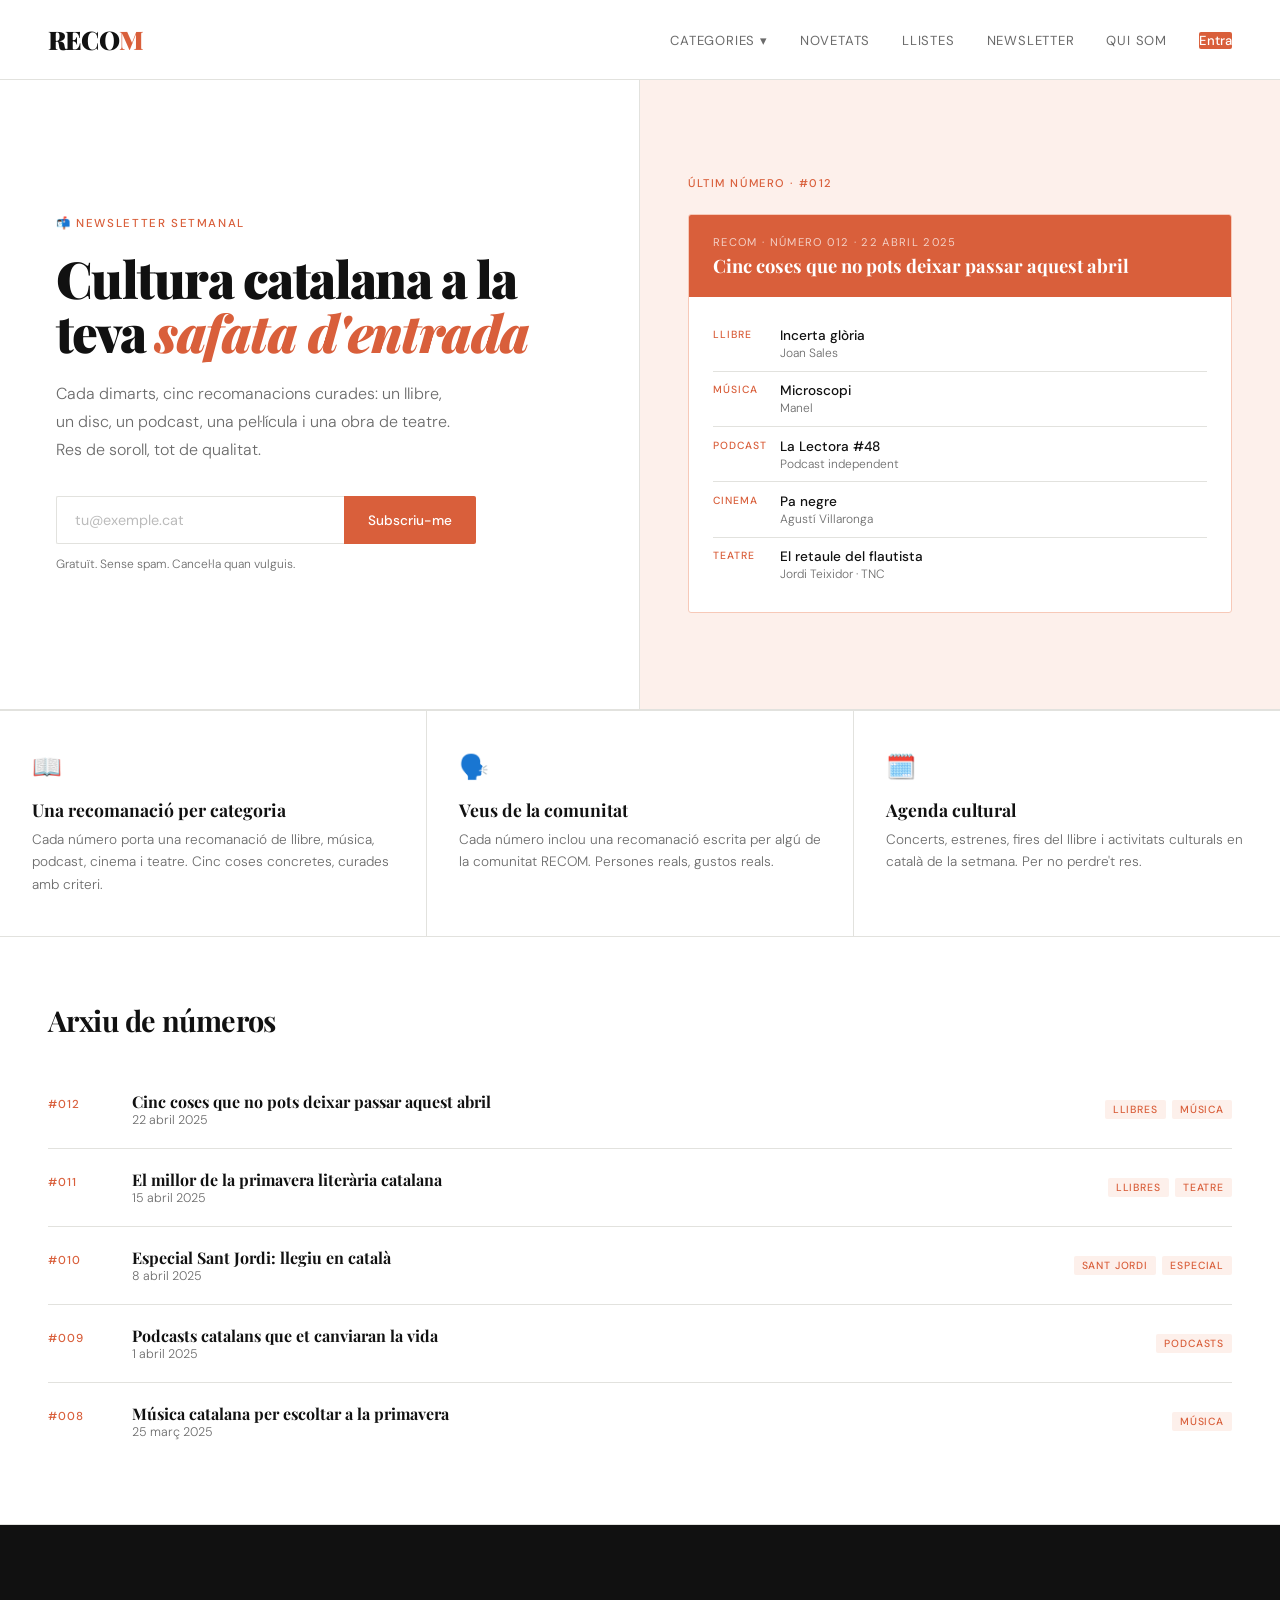
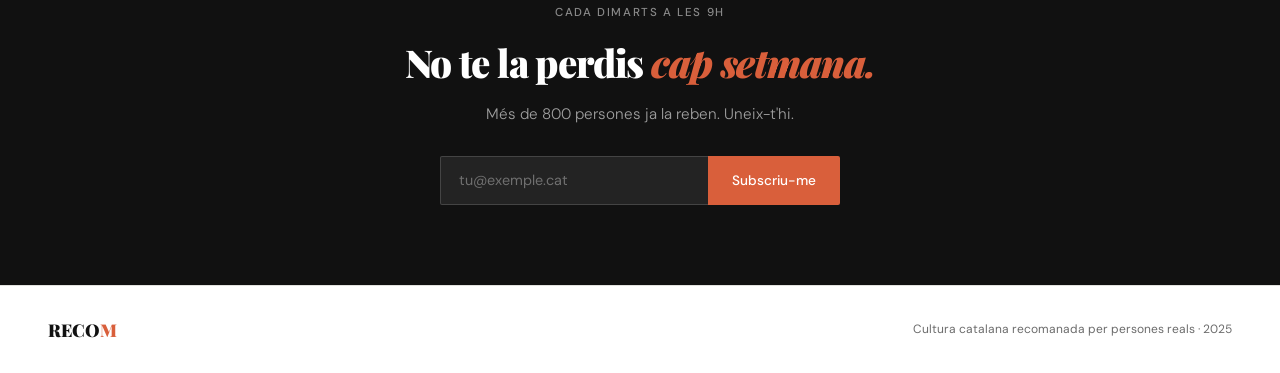
<file: newsletter.html>
<!DOCTYPE html>
<html lang="ca">
<head>
<meta charset="UTF-8">
<meta name="viewport" content="width=device-width, initial-scale=1.0">
<title>Newsletter — RECOM</title>
<link href="https://fonts.googleapis.com/css2?family=Playfair+Display:ital,wght@0,700;0,900;1,400;1,700&family=DM+Sans:wght@300;400;500&display=swap" rel="stylesheet">
<link rel="stylesheet" href="mobile.css">
<style>
  *, *::before, *::after { box-sizing: border-box; margin: 0; padding: 0; }
  :root { --salmon: #D95F3B; --salmon-mid: #E8845F; --salmon-light: #F7C9B8; --salmon-pale: #FDF0EB; --black: #111111; --white: #FFFFFF; --gray: #6B6B6B; --gray-light: #F5F5F3; --border: #E2E2DE; }
  body { font-family: 'DM Sans', sans-serif; background: var(--white); color: var(--black); overflow-x: hidden; }
  nav { display: flex; justify-content: space-between; align-items: center; padding: 1.4rem 3rem; border-bottom: 1px solid var(--border); position: sticky; top: 0; background: var(--white); z-index: 100; }
  .logo { font-family: 'Playfair Display', serif; font-size: 1.6rem; font-weight: 900; letter-spacing: -0.03em; color: var(--black); text-decoration: none; }
  .logo span { color: var(--salmon); }
  nav ul { list-style: none; display: flex; gap: 2rem; align-items: center; }
  nav ul li a { font-size: 0.82rem; font-weight: 400; color: var(--gray); text-decoration: none; letter-spacing: 0.06em; text-transform: uppercase; transition: color 0.2s; }
  nav ul li a:hover { color: var(--salmon); }
  .btn-nav { background: var(--salmon); color: white !important; padding: 0.5rem 1.3rem; border-radius: 2px; font-weight: 500 !important; letter-spacing: 0 !important; text-transform: none !important; }

  /* HERO */
  .hero { display: grid; grid-template-columns: 1fr 1fr; min-height: 70vh; border-bottom: 1px solid var(--border); }
  .hero-left { padding: 5rem 3.5rem; display: flex; flex-direction: column; justify-content: center; border-right: 1px solid var(--border); }
  .tag { font-size: 0.72rem; letter-spacing: 0.14em; text-transform: uppercase; color: var(--salmon); font-weight: 500; display: block; margin-bottom: 1.25rem; }
  h1 { font-family: 'Playfair Display', serif; font-size: clamp(2.4rem, 4vw, 3.6rem); font-weight: 900; line-height: 1.06; letter-spacing: -0.03em; margin-bottom: 1.25rem; }
  h1 em { font-style: italic; color: var(--salmon); }
  .hero-desc { font-size: 1rem; color: var(--gray); line-height: 1.75; max-width: 400px; margin-bottom: 2rem; font-weight: 300; }
  .subscribe-form { display: flex; gap: 0; max-width: 420px; }
  .subscribe-form input { flex: 1; padding: 0.9rem 1.1rem; border: 1px solid var(--border); border-right: none; border-radius: 2px 0 0 2px; font-family: 'DM Sans', sans-serif; font-size: 0.9rem; outline: none; transition: border-color 0.2s; }
  .subscribe-form input:focus { border-color: var(--salmon); }
  .subscribe-form input::placeholder { color: #bbb; }
  .subscribe-form button { background: var(--salmon); color: white; border: none; padding: 0.9rem 1.5rem; font-family: 'DM Sans', sans-serif; font-size: 0.85rem; font-weight: 500; cursor: pointer; border-radius: 0 2px 2px 0; white-space: nowrap; transition: background 0.2s; }
  .subscribe-form button:hover { background: #c04f2e; }
  .form-note { font-size: 0.75rem; color: var(--gray); margin-top: 0.75rem; font-weight: 300; }
  .hero-right { background: var(--salmon-pale); padding: 3rem; display: flex; flex-direction: column; justify-content: center; gap: 1rem; }

  /* PREVIEW CARD (simula un número) */
  .preview-label { font-size: 0.7rem; letter-spacing: 0.14em; text-transform: uppercase; color: var(--salmon); font-weight: 500; margin-bottom: 0.5rem; }
  .issue-card { background: var(--white); border: 1px solid var(--salmon-light); border-radius: 3px; overflow: hidden; }
  .issue-header { background: var(--salmon); padding: 1.25rem 1.5rem; }
  .issue-header .issue-num { font-size: 0.7rem; letter-spacing: 0.12em; text-transform: uppercase; color: rgba(255,255,255,0.7); margin-bottom: 0.3rem; }
  .issue-header h3 { font-family: 'Playfair Display', serif; font-size: 1.15rem; font-weight: 700; color: white; line-height: 1.25; }
  .issue-body { padding: 1.25rem 1.5rem; }
  .issue-item { display: flex; gap: 0.75rem; align-items: flex-start; padding: 0.6rem 0; border-bottom: 1px solid var(--border); }
  .issue-item:last-child { border-bottom: none; }
  .issue-cat { font-size: 0.65rem; text-transform: uppercase; letter-spacing: 0.1em; color: var(--salmon); font-weight: 500; flex-shrink: 0; padding-top: 2px; width: 55px; }
  .issue-title { font-size: 0.85rem; font-weight: 500; color: var(--black); line-height: 1.4; }
  .issue-author { font-size: 0.75rem; color: var(--gray); font-weight: 300; }

  /* QUÈ TROBARÀS */
  .features { display: grid; grid-template-columns: repeat(3, 1fr); gap: 1px; background: var(--border); border-top: 1px solid var(--border); border-bottom: 1px solid var(--border); }
  .feature { background: var(--white); padding: 2.5rem 2rem; }
  .feature-icon { font-size: 1.5rem; margin-bottom: 1rem; display: block; }
  .feature h3 { font-family: 'Playfair Display', serif; font-size: 1.1rem; font-weight: 700; margin-bottom: 0.5rem; }
  .feature p { font-size: 0.85rem; color: var(--gray); line-height: 1.65; font-weight: 300; }

  /* ARXIU */
  .section { padding: 4rem 3rem; border-bottom: 1px solid var(--border); }
  .section-header { display: flex; justify-content: space-between; align-items: baseline; margin-bottom: 2rem; }
  .section-title { font-family: 'Playfair Display', serif; font-size: 1.8rem; font-weight: 700; letter-spacing: -0.02em; }
  .archive-list { display: flex; flex-direction: column; }
  .archive-item { display: flex; align-items: center; justify-content: space-between; padding: 1.25rem 0; border-bottom: 1px solid var(--border); cursor: pointer; transition: background 0.15s; }
  .archive-item:last-child { border-bottom: none; }
  .archive-item:hover .archive-title { color: var(--salmon); }
  .archive-left { display: flex; gap: 1.5rem; align-items: baseline; }
  .archive-num { font-size: 0.72rem; letter-spacing: 0.1em; text-transform: uppercase; color: var(--salmon); font-weight: 500; min-width: 60px; }
  .archive-title { font-family: 'Playfair Display', serif; font-size: 1rem; font-weight: 700; transition: color 0.2s; }
  .archive-date { font-size: 0.78rem; color: var(--gray); font-weight: 300; }
  .archive-tags { display: flex; gap: 0.4rem; }
  .archive-tag { font-size: 0.65rem; text-transform: uppercase; letter-spacing: 0.08em; padding: 0.2rem 0.5rem; background: var(--salmon-pale); color: var(--salmon); border-radius: 2px; font-weight: 500; }

  /* CTA FINAL */
  .cta-final { background: var(--black); padding: 5rem 3rem; text-align: center; }
  .cta-final .tag { color: rgba(255,255,255,0.5); margin-bottom: 1rem; display: block; }
  .cta-final h2 { font-family: 'Playfair Display', serif; font-size: clamp(1.8rem, 3vw, 2.8rem); font-weight: 900; color: white; letter-spacing: -0.03em; margin-bottom: 1rem; }
  .cta-final h2 em { color: var(--salmon); font-style: italic; }
  .cta-final p { font-size: 0.95rem; color: rgba(255,255,255,0.6); margin-bottom: 2rem; font-weight: 300; }
  .subscribe-form-dark { display: flex; gap: 0; max-width: 400px; margin: 0 auto; }
  .subscribe-form-dark input { flex: 1; padding: 0.9rem 1.1rem; border: 1px solid rgba(255,255,255,0.15); border-right: none; border-radius: 2px 0 0 2px; font-family: 'DM Sans', sans-serif; font-size: 0.9rem; outline: none; background: rgba(255,255,255,0.08); color: white; }
  .subscribe-form-dark input::placeholder { color: rgba(255,255,255,0.35); }
  .subscribe-form-dark input:focus { border-color: var(--salmon); }
  .subscribe-form-dark button { background: var(--salmon); color: white; border: none; padding: 0.9rem 1.5rem; font-family: 'DM Sans', sans-serif; font-size: 0.85rem; font-weight: 500; cursor: pointer; border-radius: 0 2px 2px 0; white-space: nowrap; transition: background 0.2s; }
  .subscribe-form-dark button:hover { background: #c04f2e; }

  footer { padding: 2rem 3rem; display: flex; justify-content: space-between; align-items: center; border-top: 1px solid var(--border); }
  .footer-logo { font-family: 'Playfair Display', serif; font-size: 1.1rem; font-weight: 900; color: var(--black); text-decoration: none; }
  .footer-logo span { color: var(--salmon); }
  .footer-copy { font-size: 0.75rem; color: var(--gray); }

  .success-msg { display: none; font-size: 0.85rem; color: var(--salmon); margin-top: 0.75rem; font-weight: 500; }

  @media (max-width: 768px) {
    nav > ul { display: none !important; }
    nav > ul.open { display: flex !important; }
    .hamburger { display: flex !important; }
  }
</style>
</head>
<body>
<nav>
  <a href="index.html" class="logo">RECO<span>M</span></a>
  
  <ul>
    <li class="nav-dropdown">
      <a href="#" class="nav-drop-toggle">Categories ▾</a>
      <ul class="dropdown-menu">
        <li><a href="llibres.html">📚 Llibres</a></li>
        <li><a href="musica.html">🎵 Música</a></li>
        <li><a href="podcasts.html">🎙️ Podcasts</a></li>
        <li><a href="cinema.html">🎬 Cinema</a></li>
        <li><a href="teatre.html">🎭 Teatre</a></li>
      </ul>
    </li>
    <li><a href="novetats.html">Novetats</a></li>
    <li><a href="llistes.html">Llistes</a></li>
    <li><a href="newsletter.html">Newsletter</a></li>
    <li><a href="qui-som.html">Qui som</a></li>
    <li><a href="entra.html" class="btn-nav">Entra</a></li>
  </ul>
</nav>

<!-- HERO -->
<section class="hero">
  <div class="hero-left">
    <span class="tag">📬 Newsletter setmanal</span>
    <h1>Cultura catalana a la teva <em>safata d'entrada</em></h1>
    <p class="hero-desc">Cada dimarts, cinc recomanacions curades: un llibre, un disc, un podcast, una pel·lícula i una obra de teatre. Res de soroll, tot de qualitat.</p>
    <div class="subscribe-form">
      <input type="email" id="email1" placeholder="tu@exemple.cat">
      <button onclick="subscribe('email1', 'msg1')">Subscriu-me</button>
    </div>
    <div class="success-msg" id="msg1">✓ Perfecte! Et veurem el proper dimarts.</div>
    <p class="form-note">Gratuït. Sense spam. Cancel·la quan vulguis.</p>
  </div>
  <div class="hero-right">
    <p class="preview-label">Últim número · #012</p>
    <div class="issue-card">
      <div class="issue-header">
        <div class="issue-num">RECOM · Número 012 · 22 abril 2025</div>
        <h3>Cinc coses que no pots deixar passar aquest abril</h3>
      </div>
      <div class="issue-body">
        <div class="issue-item">
          <span class="issue-cat">Llibre</span>
          <div><div class="issue-title">Incerta glòria</div><div class="issue-author">Joan Sales</div></div>
        </div>
        <div class="issue-item">
          <span class="issue-cat">Música</span>
          <div><div class="issue-title">Microscopi</div><div class="issue-author">Manel</div></div>
        </div>
        <div class="issue-item">
          <span class="issue-cat">Podcast</span>
          <div><div class="issue-title">La Lectora #48</div><div class="issue-author">Podcast independent</div></div>
        </div>
        <div class="issue-item">
          <span class="issue-cat">Cinema</span>
          <div><div class="issue-title">Pa negre</div><div class="issue-author">Agustí Villaronga</div></div>
        </div>
        <div class="issue-item">
          <span class="issue-cat">Teatre</span>
          <div><div class="issue-title">El retaule del flautista</div><div class="issue-author">Jordi Teixidor · TNC</div></div>
        </div>
      </div>
    </div>
  </div>
</section>

<!-- QUÈ TROBARÀS -->
<div class="features">
  <div class="feature">
    <span class="feature-icon">📖</span>
    <h3>Una recomanació per categoria</h3>
    <p>Cada número porta una recomanació de llibre, música, podcast, cinema i teatre. Cinc coses concretes, curades amb criteri.</p>
  </div>
  <div class="feature">
    <span class="feature-icon">🗣️</span>
    <h3>Veus de la comunitat</h3>
    <p>Cada número inclou una recomanació escrita per algú de la comunitat RECOM. Persones reals, gustos reals.</p>
  </div>
  <div class="feature">
    <span class="feature-icon">🗓️</span>
    <h3>Agenda cultural</h3>
    <p>Concerts, estrenes, fires del llibre i activitats culturals en català de la setmana. Per no perdre't res.</p>
  </div>
</div>

<!-- ARXIU -->
<section class="section">
  <div class="section-header">
    <h2 class="section-title">Arxiu de números</h2>
  </div>
  <div class="archive-list">
    <div class="archive-item">
      <div class="archive-left">
        <span class="archive-num">#012</span>
        <div><div class="archive-title">Cinc coses que no pots deixar passar aquest abril</div><div class="archive-date">22 abril 2025</div></div>
      </div>
      <div class="archive-tags"><span class="archive-tag">Llibres</span><span class="archive-tag">Música</span></div>
    </div>
    <div class="archive-item">
      <div class="archive-left">
        <span class="archive-num">#011</span>
        <div><div class="archive-title">El millor de la primavera literària catalana</div><div class="archive-date">15 abril 2025</div></div>
      </div>
      <div class="archive-tags"><span class="archive-tag">Llibres</span><span class="archive-tag">Teatre</span></div>
    </div>
    <div class="archive-item">
      <div class="archive-left">
        <span class="archive-num">#010</span>
        <div><div class="archive-title">Especial Sant Jordi: llegiu en català</div><div class="archive-date">8 abril 2025</div></div>
      </div>
      <div class="archive-tags"><span class="archive-tag">Sant Jordi</span><span class="archive-tag">Especial</span></div>
    </div>
    <div class="archive-item">
      <div class="archive-left">
        <span class="archive-num">#009</span>
        <div><div class="archive-title">Podcasts catalans que et canviaran la vida</div><div class="archive-date">1 abril 2025</div></div>
      </div>
      <div class="archive-tags"><span class="archive-tag">Podcasts</span></div>
    </div>
    <div class="archive-item">
      <div class="archive-left">
        <span class="archive-num">#008</span>
        <div><div class="archive-title">Música catalana per escoltar a la primavera</div><div class="archive-date">25 març 2025</div></div>
      </div>
      <div class="archive-tags"><span class="archive-tag">Música</span></div>
    </div>
  </div>
</section>

<!-- CTA FINAL -->
<section class="cta-final">
  <span class="tag">Cada dimarts a les 9h</span>
  <h2>No te la perdis <em>cap setmana.</em></h2>
  <p>Més de 800 persones ja la reben. Uneix-t'hi.</p>
  <div class="subscribe-form-dark">
    <input type="email" id="email2" placeholder="tu@exemple.cat">
    <button onclick="subscribe('email2', 'msg2')">Subscriu-me</button>
  </div>
  <div class="success-msg" id="msg2" style="color: var(--salmon-light); margin-top: 0.75rem; text-align:center;">✓ Perfecte! Et veurem el proper dimarts.</div>
</section>

<footer>
  <a href="index.html" class="footer-logo">RECO<span>M</span></a>
  <div class="footer-copy">Cultura catalana recomanada per persones reals · 2025</div>
</footer>

<script>
  function subscribe(inputId, msgId) {
    const val = document.getElementById(inputId).value;
    if (val && val.includes('@')) {
      document.getElementById(inputId).value = '';
      document.getElementById(msgId).style.display = 'block';
    }
  }
</script>



<script>
(function(){
  var btn = document.getElementById('hamburger');
  var menu = document.querySelector('nav > ul');
  if(btn && menu){
    btn.addEventListener('click', function(e){
      e.stopPropagation();
      btn.classList.toggle('open');
      menu.classList.toggle('open');
    });
  }
  document.querySelectorAll('.nav-drop-toggle').forEach(function(t){
    t.addEventListener('click', function(e){
      e.preventDefault();
      e.stopPropagation();
      t.closest('.nav-dropdown').classList.toggle('open');
    });
  });
  document.addEventListener('click', function(){
    if(btn) btn.classList.remove('open');
    if(menu) menu.classList.remove('open');
    document.querySelectorAll('.nav-dropdown').forEach(function(dd){ dd.classList.remove('open'); });
  });
})();
</script>
</body>
</html>
</file>
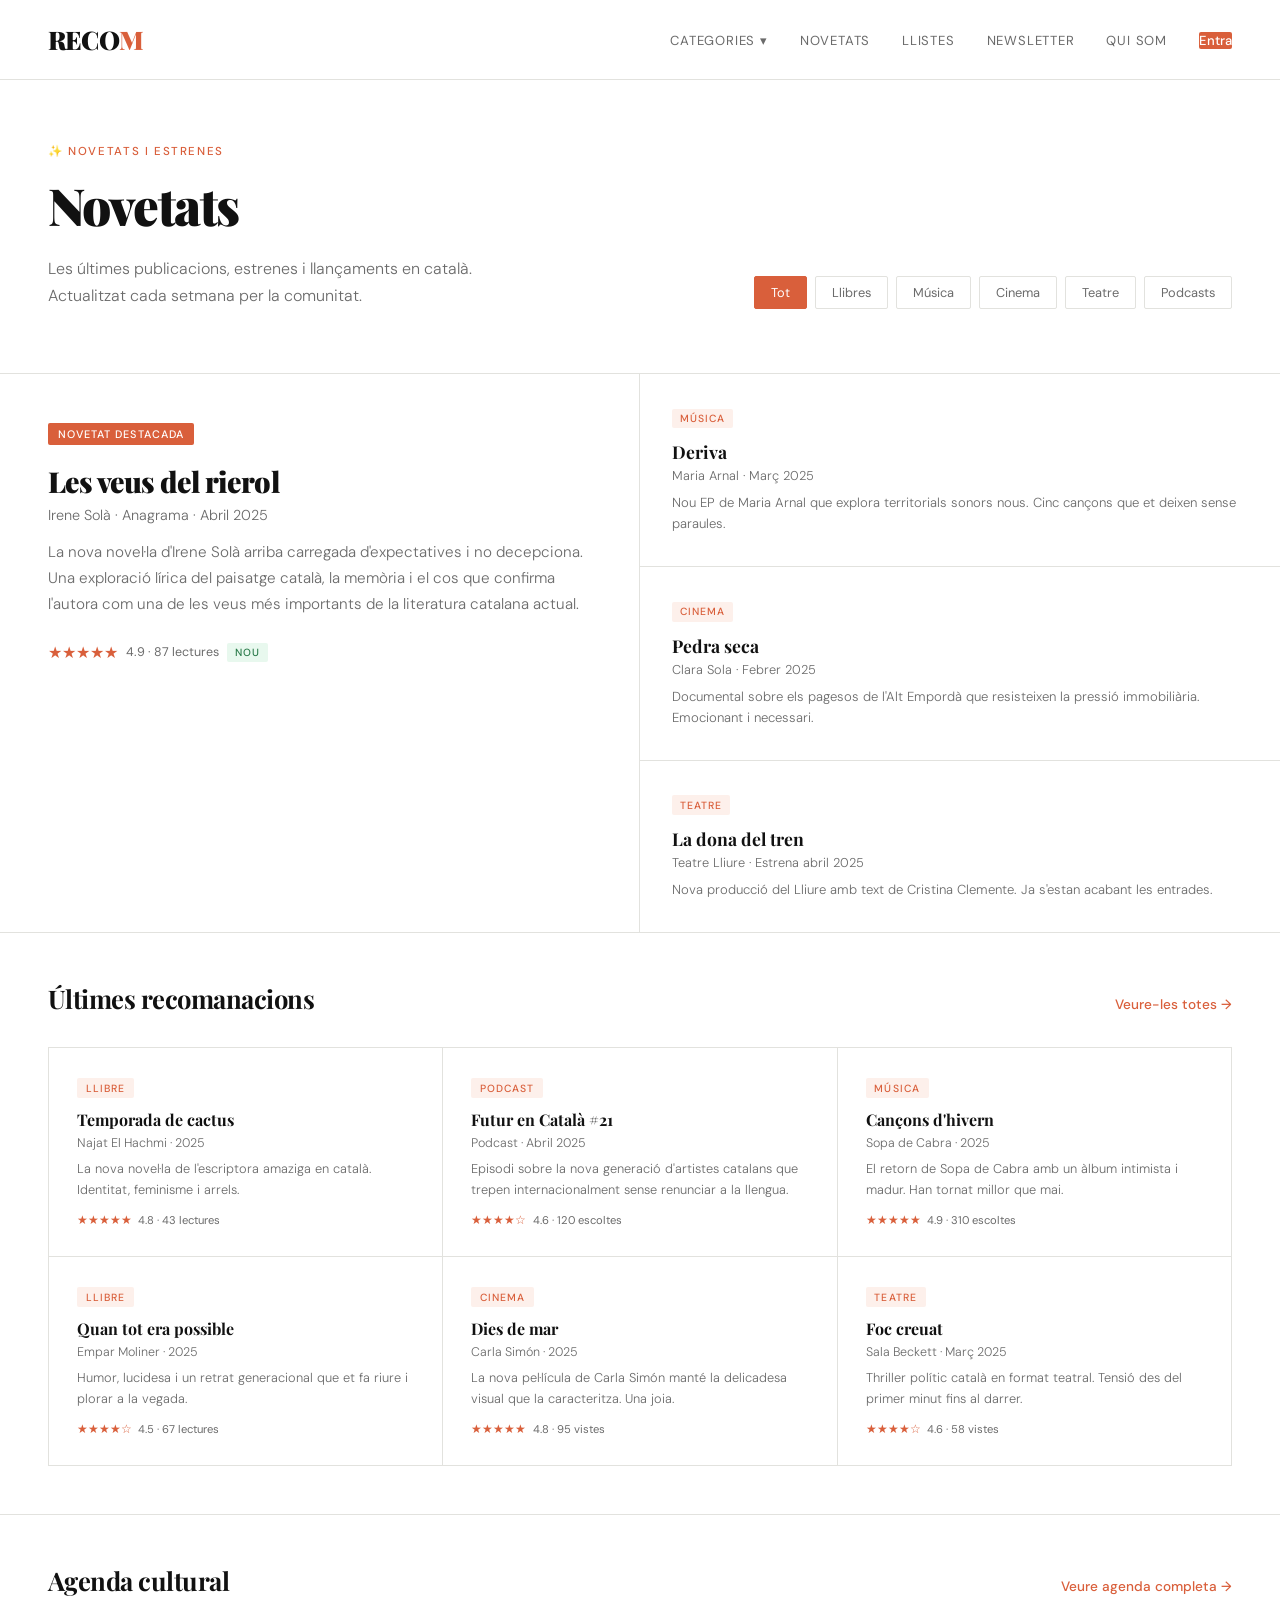
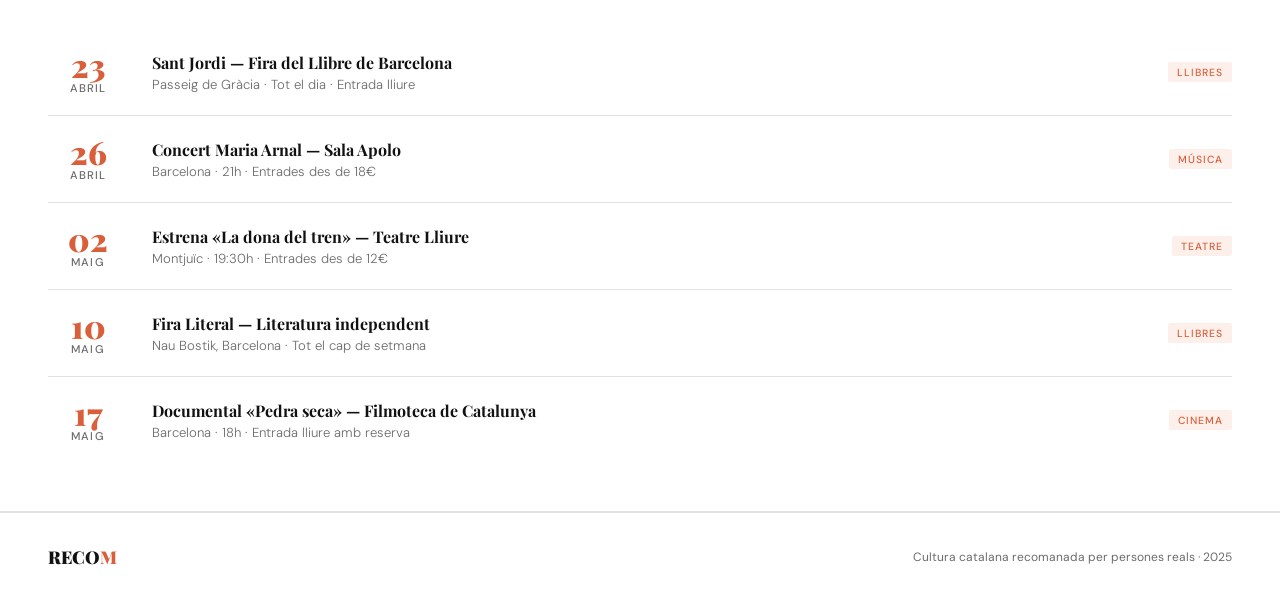
<file: novetats.html>
<!DOCTYPE html>
<html lang="ca">
<head>
<meta charset="UTF-8">
<meta name="viewport" content="width=device-width, initial-scale=1.0">
<title>Novetats — RECOM</title>
<link href="https://fonts.googleapis.com/css2?family=Playfair+Display:ital,wght@0,700;0,900;1,400;1,700&family=DM+Sans:wght@300;400;500&display=swap" rel="stylesheet">
<link rel="stylesheet" href="mobile.css">
<style>
  *, *::before, *::after { box-sizing: border-box; margin: 0; padding: 0; }
  :root { --salmon: #D95F3B; --salmon-light: #F7C9B8; --salmon-pale: #FDF0EB; --black: #111111; --white: #FFFFFF; --gray: #6B6B6B; --gray-light: #F5F5F3; --border: #E2E2DE; }
  body { font-family: 'DM Sans', sans-serif; background: var(--white); color: var(--black); }
  nav { display: flex; justify-content: space-between; align-items: center; padding: 1.4rem 3rem; border-bottom: 1px solid var(--border); position: sticky; top: 0; background: var(--white); z-index: 100; }
  .logo { font-family: 'Playfair Display', serif; font-size: 1.6rem; font-weight: 900; letter-spacing: -0.03em; color: var(--black); text-decoration: none; }
  .logo span { color: var(--salmon); }
  nav ul { list-style: none; display: flex; gap: 2rem; align-items: center; }
  nav ul li a { font-size: 0.82rem; color: var(--gray); text-decoration: none; letter-spacing: 0.06em; text-transform: uppercase; transition: color 0.2s; }
  nav ul li a:hover, nav ul li a.active { color: var(--salmon); }
  .btn-nav { background: var(--salmon); color: white !important; padding: 0.5rem 1.3rem; border-radius: 2px; text-transform: none !important; letter-spacing: 0 !important; font-weight: 500 !important; }

  .page-hero { padding: 4rem 3rem; border-bottom: 1px solid var(--border); display: flex; justify-content: space-between; align-items: flex-end; }
  .page-hero-left .tag { font-size: 0.72rem; letter-spacing: 0.14em; text-transform: uppercase; color: var(--salmon); font-weight: 500; display: block; margin-bottom: 0.75rem; }
  .page-hero-left h1 { font-family: 'Playfair Display', serif; font-size: clamp(2.4rem, 4vw, 3.5rem); font-weight: 900; letter-spacing: -0.03em; }
  .page-hero-left p { font-size: 1rem; color: var(--gray); margin-top: 1rem; font-weight: 300; max-width: 480px; line-height: 1.7; }
  .filters { display: flex; gap: 0.5rem; flex-wrap: wrap; }
  .filter-btn { background: transparent; border: 1px solid var(--border); color: var(--gray); padding: 0.45rem 1rem; font-family: 'DM Sans', sans-serif; font-size: 0.8rem; border-radius: 2px; cursor: pointer; transition: all 0.2s; }
  .filter-btn:hover, .filter-btn.active { background: var(--salmon); border-color: var(--salmon); color: white; }

  .featured { display: grid; grid-template-columns: 1fr 1fr; border-bottom: 1px solid var(--border); }
  .featured-main { padding: 3rem; border-right: 1px solid var(--border); cursor: pointer; transition: background 0.15s; }
  .featured-main:hover { background: var(--salmon-pale); }
  .featured-badge { font-size: 0.68rem; text-transform: uppercase; letter-spacing: 0.1em; font-weight: 500; padding: 0.25rem 0.6rem; border-radius: 2px; background: var(--salmon); color: white; display: inline-block; margin-bottom: 1.25rem; }
  .featured-main h2 { font-family: 'Playfair Display', serif; font-size: 1.8rem; font-weight: 900; line-height: 1.15; letter-spacing: -0.02em; margin-bottom: 0.5rem; }
  .featured-main .author { font-size: 0.9rem; color: var(--gray); font-weight: 300; margin-bottom: 1rem; }
  .featured-main .desc { font-size: 0.95rem; color: var(--gray); line-height: 1.7; font-weight: 300; }
  .featured-main .meta { display: flex; gap: 0.5rem; align-items: center; margin-top: 1.5rem; }
  .featured-main .stars { color: var(--salmon); }
  .featured-main .count { font-size: 0.78rem; color: var(--gray); }
  .new-pill { font-size: 0.65rem; background: #e8f8ee; color: #2a7a4a; padding: 0.2rem 0.5rem; border-radius: 2px; font-weight: 500; text-transform: uppercase; letter-spacing: 0.08em; }

  .featured-side { display: flex; flex-direction: column; }
  .side-card { padding: 2rem; border-bottom: 1px solid var(--border); cursor: pointer; transition: background 0.15s; flex: 1; }
  .side-card:last-child { border-bottom: none; }
  .side-card:hover { background: var(--salmon-pale); }
  .side-badge { font-size: 0.65rem; text-transform: uppercase; letter-spacing: 0.1em; font-weight: 500; padding: 0.2rem 0.5rem; border-radius: 2px; background: var(--salmon-pale); color: var(--salmon); display: inline-block; margin-bottom: 0.75rem; }
  .side-card h3 { font-family: 'Playfair Display', serif; font-size: 1.1rem; font-weight: 700; margin-bottom: 0.25rem; }
  .side-card .author { font-size: 0.8rem; color: var(--gray); font-weight: 300; margin-bottom: 0.5rem; }
  .side-card .desc { font-size: 0.82rem; color: var(--gray); line-height: 1.6; font-weight: 300; }

  .section { padding: 3rem; border-bottom: 1px solid var(--border); }
  .section-header { display: flex; justify-content: space-between; align-items: baseline; margin-bottom: 2rem; }
  .section-title { font-family: 'Playfair Display', serif; font-size: 1.6rem; font-weight: 700; letter-spacing: -0.02em; }
  .section-link { font-size: 0.85rem; color: var(--salmon); text-decoration: none; font-weight: 500; }

  .list-grid { display: grid; grid-template-columns: repeat(3, 1fr); gap: 1px; background: var(--border); border: 1px solid var(--border); }
  .list-card { background: var(--white); padding: 1.75rem; cursor: pointer; transition: background 0.15s; }
  .list-card:hover { background: var(--salmon-pale); }
  .list-badge { font-size: 0.65rem; text-transform: uppercase; letter-spacing: 0.1em; font-weight: 500; padding: 0.22rem 0.55rem; border-radius: 2px; background: var(--salmon-pale); color: var(--salmon); display: inline-block; margin-bottom: 0.75rem; }
  .list-card h3 { font-family: 'Playfair Display', serif; font-size: 1rem; font-weight: 700; margin-bottom: 0.25rem; line-height: 1.3; }
  .list-card .author { font-size: 0.78rem; color: var(--gray); font-weight: 300; margin-bottom: 0.5rem; }
  .list-card .desc { font-size: 0.8rem; color: var(--gray); line-height: 1.6; font-weight: 300; }
  .list-card .meta { display: flex; gap: 0.4rem; align-items: center; margin-top: 0.75rem; }
  .list-card .stars { color: var(--salmon); font-size: 0.75rem; }
  .list-card .count { font-size: 0.7rem; color: var(--gray); }

  .agenda { padding: 3rem; border-bottom: 1px solid var(--border); }
  .agenda-list { display: flex; flex-direction: column; }
  .agenda-item { display: grid; grid-template-columns: 80px 1fr auto; gap: 1.5rem; align-items: center; padding: 1.25rem 0; border-bottom: 1px solid var(--border); }
  .agenda-item:last-child { border-bottom: none; }
  .agenda-date { text-align: center; }
  .agenda-date .day { font-family: 'Playfair Display', serif; font-size: 2rem; font-weight: 900; color: var(--salmon); line-height: 1; }
  .agenda-date .month { font-size: 0.7rem; text-transform: uppercase; letter-spacing: 0.1em; color: var(--gray); font-weight: 500; }
  .agenda-info h3 { font-family: 'Playfair Display', serif; font-size: 1rem; font-weight: 700; margin-bottom: 0.2rem; }
  .agenda-info p { font-size: 0.82rem; color: var(--gray); font-weight: 300; }
  .agenda-cat { font-size: 0.65rem; text-transform: uppercase; letter-spacing: 0.1em; font-weight: 500; padding: 0.22rem 0.55rem; border-radius: 2px; background: var(--salmon-pale); color: var(--salmon); }

  footer { padding: 2rem 3rem; display: flex; justify-content: space-between; align-items: center; border-top: 1px solid var(--border); }
  .footer-logo { font-family: 'Playfair Display', serif; font-size: 1.1rem; font-weight: 900; color: var(--black); text-decoration: none; }
  .footer-logo span { color: var(--salmon); }
  .footer-copy { font-size: 0.75rem; color: var(--gray); }

  @media (max-width: 768px) {
    nav > ul { display: none !important; }
    nav > ul.open { display: flex !important; }
    .hamburger { display: flex !important; }
  }
</style>
</head>
<body>
<nav>
  <a href="index.html" class="logo">RECO<span>M</span></a>
  
  <ul>
    <li class="nav-dropdown">
      <a href="#" class="nav-drop-toggle">Categories ▾</a>
      <ul class="dropdown-menu">
        <li><a href="llibres.html">📚 Llibres</a></li>
        <li><a href="musica.html">🎵 Música</a></li>
        <li><a href="podcasts.html">🎙️ Podcasts</a></li>
        <li><a href="cinema.html">🎬 Cinema</a></li>
        <li><a href="teatre.html">🎭 Teatre</a></li>
      </ul>
    </li>
    <li><a href="novetats.html">Novetats</a></li>
    <li><a href="llistes.html">Llistes</a></li>
    <li><a href="newsletter.html">Newsletter</a></li>
    <li><a href="qui-som.html">Qui som</a></li>
    <li><a href="entra.html" class="btn-nav">Entra</a></li>
  </ul>
</nav>

<div class="page-hero">
  <div class="page-hero-left">
    <span class="tag">✨ Novetats i estrenes</span>
    <h1>Novetats</h1>
    <p>Les últimes publicacions, estrenes i llançaments en català. Actualitzat cada setmana per la comunitat.</p>
  </div>
  <div class="filters">
    <button class="filter-btn active">Tot</button>
    <button class="filter-btn">Llibres</button>
    <button class="filter-btn">Música</button>
    <button class="filter-btn">Cinema</button>
    <button class="filter-btn">Teatre</button>
    <button class="filter-btn">Podcasts</button>
  </div>
</div>

<!-- DESTACAT -->
<div class="featured">
  <div class="featured-main">
    <span class="featured-badge">Novetat destacada</span>
    <h2>Les veus del rierol</h2>
    <div class="author">Irene Solà · Anagrama · Abril 2025</div>
    <div class="desc">La nova novel·la d'Irene Solà arriba carregada d'expectatives i no decepciona. Una exploració lírica del paisatge català, la memòria i el cos que confirma l'autora com una de les veus més importants de la literatura catalana actual.</div>
    <div class="meta">
      <span class="stars">★★★★★</span>
      <span class="count">4.9 · 87 lectures</span>
      <span class="new-pill">Nou</span>
    </div>
  </div>
  <div class="featured-side">
    <div class="side-card">
      <span class="side-badge">Música</span>
      <h3>Deriva</h3>
      <div class="author">Maria Arnal · Març 2025</div>
      <div class="desc">Nou EP de Maria Arnal que explora territorials sonors nous. Cinc cançons que et deixen sense paraules.</div>
    </div>
    <div class="side-card">
      <span class="side-badge">Cinema</span>
      <h3>Pedra seca</h3>
      <div class="author">Clara Sola · Febrer 2025</div>
      <div class="desc">Documental sobre els pagesos de l'Alt Empordà que resisteixen la pressió immobiliària. Emocionant i necessari.</div>
    </div>
    <div class="side-card">
      <span class="side-badge">Teatre</span>
      <h3>La dona del tren</h3>
      <div class="author">Teatre Lliure · Estrena abril 2025</div>
      <div class="desc">Nova producció del Lliure amb text de Cristina Clemente. Ja s'estan acabant les entrades.</div>
    </div>
  </div>
</div>

<!-- ÚLTIMES RECOMANACIONS -->
<section class="section">
  <div class="section-header">
    <h2 class="section-title">Últimes recomanacions</h2>
    <a href="#" class="section-link">Veure-les totes →</a>
  </div>
  <div class="list-grid">
    <div class="list-card"><span class="list-badge">Llibre</span><h3>Temporada de cactus</h3><div class="author">Najat El Hachmi · 2025</div><div class="desc">La nova novel·la de l'escriptora amaziga en català. Identitat, feminisme i arrels.</div><div class="meta"><span class="stars">★★★★★</span><span class="count">4.8 · 43 lectures</span></div></div>
    <div class="list-card"><span class="list-badge">Podcast</span><h3>Futur en Català #21</h3><div class="author">Podcast · Abril 2025</div><div class="desc">Episodi sobre la nova generació d'artistes catalans que trepen internacionalment sense renunciar a la llengua.</div><div class="meta"><span class="stars">★★★★☆</span><span class="count">4.6 · 120 escoltes</span></div></div>
    <div class="list-card"><span class="list-badge">Música</span><h3>Cançons d'hivern</h3><div class="author">Sopa de Cabra · 2025</div><div class="desc">El retorn de Sopa de Cabra amb un àlbum intimista i madur. Han tornat millor que mai.</div><div class="meta"><span class="stars">★★★★★</span><span class="count">4.9 · 310 escoltes</span></div></div>
    <div class="list-card"><span class="list-badge">Llibre</span><h3>Quan tot era possible</h3><div class="author">Empar Moliner · 2025</div><div class="desc">Humor, lucidesa i un retrat generacional que et fa riure i plorar a la vegada.</div><div class="meta"><span class="stars">★★★★☆</span><span class="count">4.5 · 67 lectures</span></div></div>
    <div class="list-card"><span class="list-badge">Cinema</span><h3>Dies de mar</h3><div class="author">Carla Simón · 2025</div><div class="desc">La nova pel·lícula de Carla Simón manté la delicadesa visual que la caracteritza. Una joia.</div><div class="meta"><span class="stars">★★★★★</span><span class="count">4.8 · 95 vistes</span></div></div>
    <div class="list-card"><span class="list-badge">Teatre</span><h3>Foc creuat</h3><div class="author">Sala Beckett · Març 2025</div><div class="desc">Thriller polític català en format teatral. Tensió des del primer minut fins al darrer.</div><div class="meta"><span class="stars">★★★★☆</span><span class="count">4.6 · 58 vistes</span></div></div>
  </div>
</section>

<!-- AGENDA -->
<section class="agenda">
  <div class="section-header">
    <h2 class="section-title">Agenda cultural</h2>
    <a href="#" class="section-link">Veure agenda completa →</a>
  </div>
  <div class="agenda-list">
    <div class="agenda-item">
      <div class="agenda-date"><div class="day">23</div><div class="month">Abril</div></div>
      <div class="agenda-info"><h3>Sant Jordi — Fira del Llibre de Barcelona</h3><p>Passeig de Gràcia · Tot el dia · Entrada lliure</p></div>
      <span class="agenda-cat">Llibres</span>
    </div>
    <div class="agenda-item">
      <div class="agenda-date"><div class="day">26</div><div class="month">Abril</div></div>
      <div class="agenda-info"><h3>Concert Maria Arnal — Sala Apolo</h3><p>Barcelona · 21h · Entrades des de 18€</p></div>
      <span class="agenda-cat">Música</span>
    </div>
    <div class="agenda-item">
      <div class="agenda-date"><div class="day">02</div><div class="month">Maig</div></div>
      <div class="agenda-info"><h3>Estrena «La dona del tren» — Teatre Lliure</h3><p>Montjuïc · 19:30h · Entrades des de 12€</p></div>
      <span class="agenda-cat">Teatre</span>
    </div>
    <div class="agenda-item">
      <div class="agenda-date"><div class="day">10</div><div class="month">Maig</div></div>
      <div class="agenda-info"><h3>Fira Literal — Literatura independent</h3><p>Nau Bostik, Barcelona · Tot el cap de setmana</p></div>
      <span class="agenda-cat">Llibres</span>
    </div>
    <div class="agenda-item">
      <div class="agenda-date"><div class="day">17</div><div class="month">Maig</div></div>
      <div class="agenda-info"><h3>Documental «Pedra seca» — Filmoteca de Catalunya</h3><p>Barcelona · 18h · Entrada lliure amb reserva</p></div>
      <span class="agenda-cat">Cinema</span>
    </div>
  </div>
</section>

<footer>
  <a href="index.html" class="footer-logo">RECO<span>M</span></a>
  <div class="footer-copy">Cultura catalana recomanada per persones reals · 2025</div>
</footer>


<script>
(function(){
  var btn = document.getElementById('hamburger');
  var menu = document.querySelector('nav > ul');
  if(btn && menu){
    btn.addEventListener('click', function(e){
      e.stopPropagation();
      btn.classList.toggle('open');
      menu.classList.toggle('open');
    });
  }
  document.querySelectorAll('.nav-drop-toggle').forEach(function(t){
    t.addEventListener('click', function(e){
      e.preventDefault();
      e.stopPropagation();
      t.closest('.nav-dropdown').classList.toggle('open');
    });
  });
  document.addEventListener('click', function(){
    if(btn) btn.classList.remove('open');
    if(menu) menu.classList.remove('open');
    document.querySelectorAll('.nav-dropdown').forEach(function(dd){ dd.classList.remove('open'); });
  });
})();
</script>
</body>
</html>
</file>
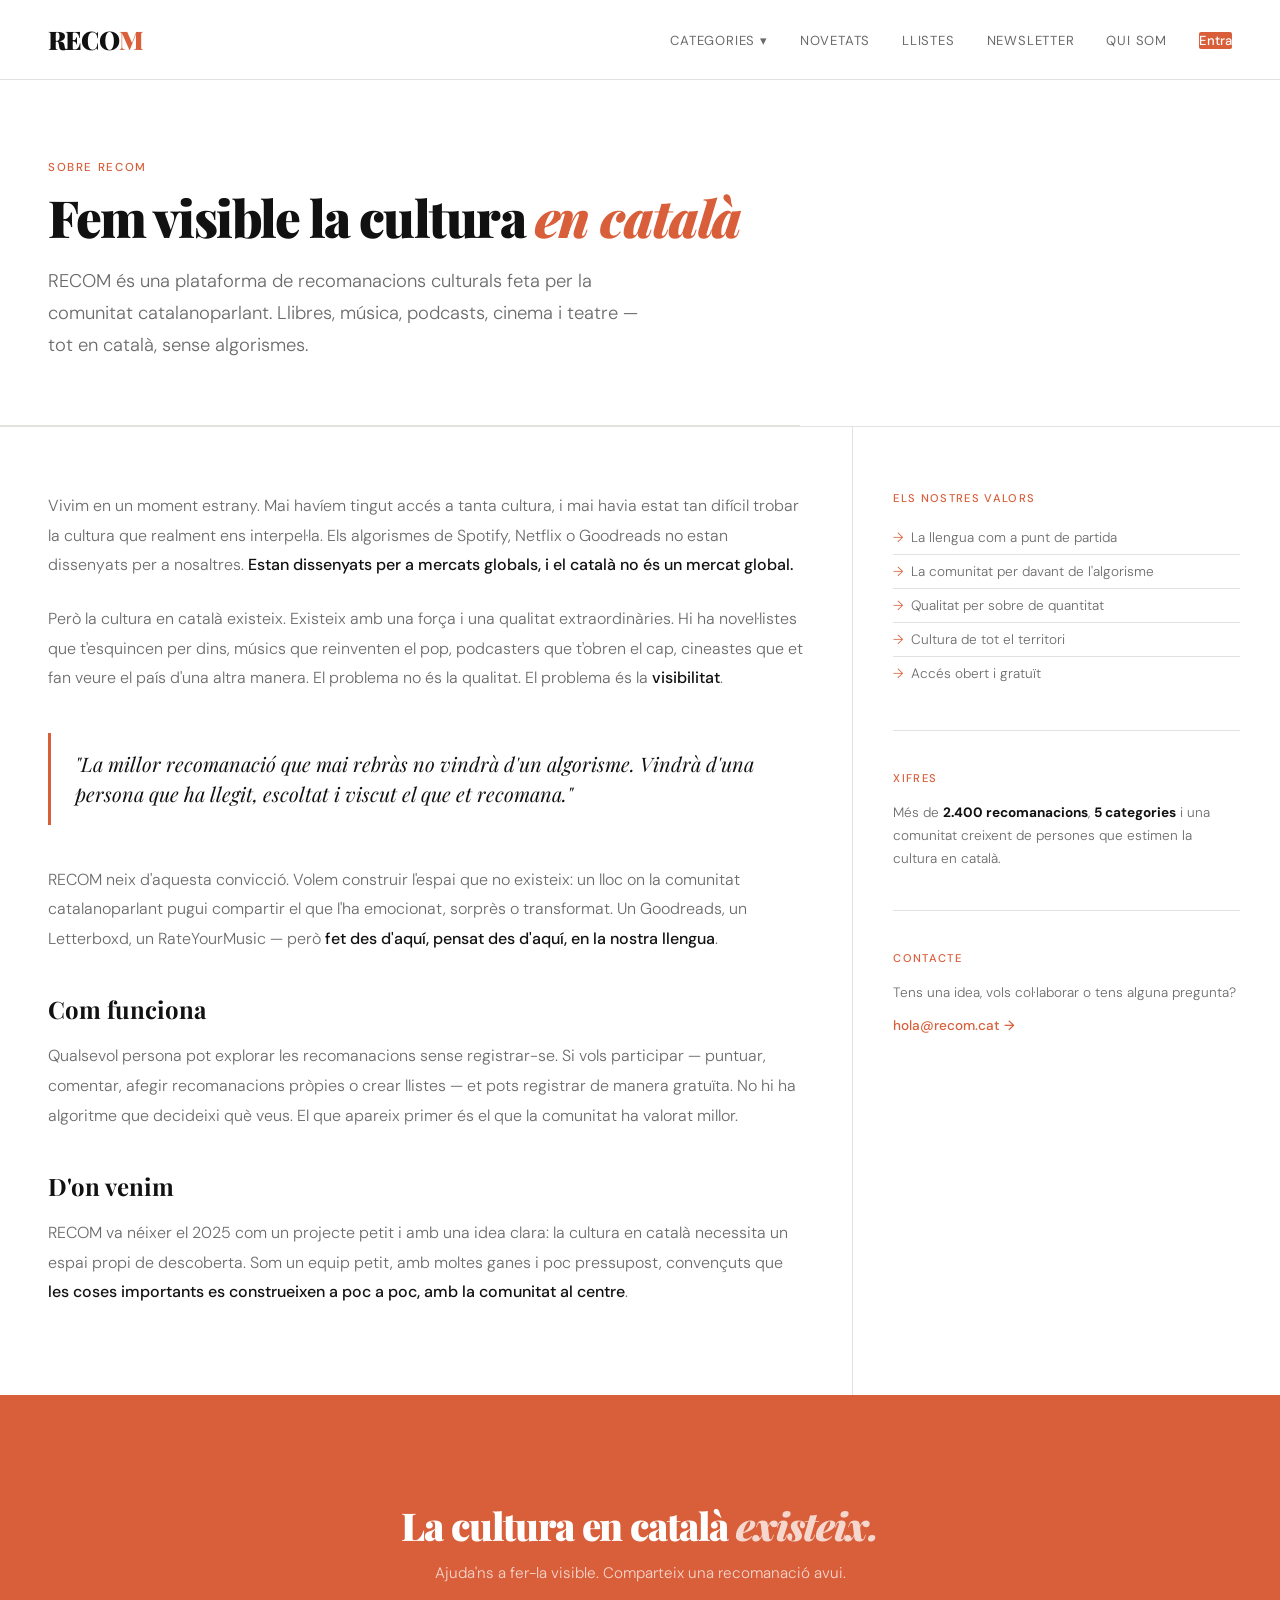
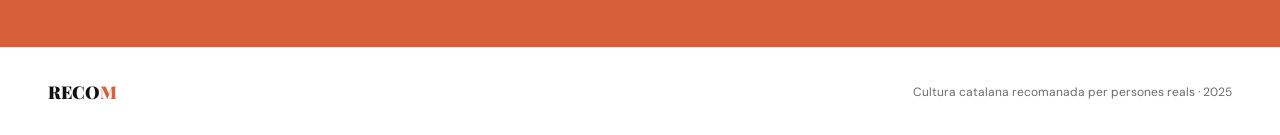
<file: qui-som.html>
<!DOCTYPE html>
<html lang="ca">
<head>
<meta charset="UTF-8">
<meta name="viewport" content="width=device-width, initial-scale=1.0">
<title>Qui som — RECOM</title>
<link href="https://fonts.googleapis.com/css2?family=Playfair+Display:ital,wght@0,700;0,900;1,400;1,700&family=DM+Sans:wght@300;400;500&display=swap" rel="stylesheet">
<link rel="stylesheet" href="mobile.css">
<style>
  *, *::before, *::after { box-sizing: border-box; margin: 0; padding: 0; }
  :root { --salmon: #D95F3B; --salmon-light: #F7C9B8; --salmon-pale: #FDF0EB; --black: #111111; --white: #FFFFFF; --gray: #6B6B6B; --gray-light: #F5F5F3; --border: #E2E2DE; }
  body { font-family: 'DM Sans', sans-serif; background: var(--white); color: var(--black); }
  nav { display: flex; justify-content: space-between; align-items: center; padding: 1.4rem 3rem; border-bottom: 1px solid var(--border); position: sticky; top: 0; background: var(--white); z-index: 100; }
  .logo { font-family: 'Playfair Display', serif; font-size: 1.6rem; font-weight: 900; letter-spacing: -0.03em; color: var(--black); text-decoration: none; }
  .logo span { color: var(--salmon); }
  nav ul { list-style: none; display: flex; gap: 2rem; align-items: center; }
  nav ul li a { font-size: 0.82rem; color: var(--gray); text-decoration: none; letter-spacing: 0.06em; text-transform: uppercase; transition: color 0.2s; }
  nav ul li a:hover, nav ul li a.active { color: var(--salmon); }
  .btn-nav { background: var(--salmon); color: white !important; padding: 0.5rem 1.3rem; border-radius: 2px; text-transform: none !important; letter-spacing: 0 !important; font-weight: 500 !important; }

  .page-header { padding: 5rem 3rem 4rem; border-bottom: 1px solid var(--border); max-width: 800px; }
  .tag { font-size: 0.72rem; letter-spacing: 0.14em; text-transform: uppercase; color: var(--salmon); font-weight: 500; display: block; margin-bottom: 1rem; }
  h1 { font-family: 'Playfair Display', serif; font-size: clamp(2.6rem, 4vw, 4rem); font-weight: 900; letter-spacing: -0.03em; line-height: 1.05; margin-bottom: 1.25rem; }
  h1 em { font-style: italic; color: var(--salmon); }
  .lead { font-size: 1.15rem; color: var(--gray); line-height: 1.75; font-weight: 300; max-width: 600px; }

  .content { display: grid; grid-template-columns: 2fr 1fr; border-top: 1px solid var(--border); }
  .main-text { padding: 4rem 3rem; border-right: 1px solid var(--border); }
  .main-text p { font-size: 1rem; color: var(--gray); line-height: 1.85; font-weight: 300; margin-bottom: 1.5rem; }
  .main-text p strong { color: var(--black); font-weight: 500; }
  .pull-quote { border-left: 3px solid var(--salmon); padding: 1rem 1.5rem; margin: 2.5rem 0; }
  .pull-quote p { font-family: 'Playfair Display', serif; font-size: 1.25rem; font-style: italic; color: var(--black); line-height: 1.5; margin: 0; }
  h2 { font-family: 'Playfair Display', serif; font-size: 1.5rem; font-weight: 700; margin: 2.5rem 0 1rem; }

  .sidebar { padding: 4rem 2.5rem; }
  .sidebar-block { margin-bottom: 2.5rem; padding-bottom: 2.5rem; border-bottom: 1px solid var(--border); }
  .sidebar-block:last-child { border-bottom: none; }
  .sidebar-label { font-size: 0.7rem; letter-spacing: 0.12em; text-transform: uppercase; color: var(--salmon); font-weight: 500; margin-bottom: 1rem; display: block; }
  .sidebar-block p { font-size: 0.85rem; color: var(--gray); line-height: 1.7; font-weight: 300; }
  .value-list { list-style: none; }
  .value-list li { font-size: 0.85rem; color: var(--gray); padding: 0.5rem 0; border-bottom: 1px solid var(--border); font-weight: 300; display: flex; gap: 0.5rem; }
  .value-list li:last-child { border-bottom: none; }
  .value-list li::before { content: '→'; color: var(--salmon); flex-shrink: 0; }
  .contact-link { display: block; font-size: 0.85rem; color: var(--salmon); text-decoration: none; margin-top: 0.75rem; font-weight: 500; }
  .contact-link:hover { text-decoration: underline; }

  .manifesto-strip { background: var(--salmon); padding: 4rem 3rem; text-align: center; }
  .manifesto-strip h2 { font-family: 'Playfair Display', serif; font-size: clamp(1.8rem, 3vw, 2.8rem); font-weight: 900; color: white; letter-spacing: -0.03em; margin-bottom: 0.75rem; }
  .manifesto-strip h2 em { font-style: italic; color: rgba(255,255,255,0.75); }
  .manifesto-strip p { font-size: 0.95rem; color: rgba(255,255,255,0.75); font-weight: 300; }

  footer { padding: 2rem 3rem; display: flex; justify-content: space-between; align-items: center; border-top: 1px solid var(--border); }
  .footer-logo { font-family: 'Playfair Display', serif; font-size: 1.1rem; font-weight: 900; color: var(--black); text-decoration: none; }
  .footer-logo span { color: var(--salmon); }
  .footer-copy { font-size: 0.75rem; color: var(--gray); }

  @media (max-width: 768px) {
    nav > ul { display: none !important; }
    nav > ul.open { display: flex !important; }
    .hamburger { display: flex !important; }
  }
</style>
</head>
<body>
<nav>
  <a href="index.html" class="logo">RECO<span>M</span></a>
  
  <ul>
    <li class="nav-dropdown">
      <a href="#" class="nav-drop-toggle">Categories ▾</a>
      <ul class="dropdown-menu">
        <li><a href="llibres.html">📚 Llibres</a></li>
        <li><a href="musica.html">🎵 Música</a></li>
        <li><a href="podcasts.html">🎙️ Podcasts</a></li>
        <li><a href="cinema.html">🎬 Cinema</a></li>
        <li><a href="teatre.html">🎭 Teatre</a></li>
      </ul>
    </li>
    <li><a href="novetats.html">Novetats</a></li>
    <li><a href="llistes.html">Llistes</a></li>
    <li><a href="newsletter.html">Newsletter</a></li>
    <li><a href="qui-som.html">Qui som</a></li>
    <li><a href="entra.html" class="btn-nav">Entra</a></li>
  </ul>
</nav>

<div class="page-header">
  <span class="tag">Sobre RECOM</span>
  <h1>Fem visible la cultura <em>en català</em></h1>
  <p class="lead">RECOM és una plataforma de recomanacions culturals feta per la comunitat catalanoparlant. Llibres, música, podcasts, cinema i teatre — tot en català, sense algorismes.</p>
</div>

<div class="content">
  <div class="main-text">
    <p>Vivim en un moment estrany. Mai havíem tingut accés a tanta cultura, i mai havia estat tan difícil trobar la cultura que realment ens interpel·la. Els algorismes de Spotify, Netflix o Goodreads no estan dissenyats per a nosaltres. <strong>Estan dissenyats per a mercats globals, i el català no és un mercat global.</strong></p>

    <p>Però la cultura en català existeix. Existeix amb una força i una qualitat extraordinàries. Hi ha novel·listes que t'esquincen per dins, músics que reinventen el pop, podcasters que t'obren el cap, cineastes que et fan veure el país d'una altra manera. El problema no és la qualitat. El problema és la <strong>visibilitat</strong>.</p>

    <div class="pull-quote">
      <p>"La millor recomanació que mai rebràs no vindrà d'un algorisme. Vindrà d'una persona que ha llegit, escoltat i viscut el que et recomana."</p>
    </div>

    <p>RECOM neix d'aquesta convicció. Volem construir l'espai que no existeix: un lloc on la comunitat catalanoparlant pugui compartir el que l'ha emocionat, sorprès o transformat. Un Goodreads, un Letterboxd, un RateYourMusic — però <strong>fet des d'aquí, pensat des d'aquí, en la nostra llengua</strong>.</p>

    <h2>Com funciona</h2>
    <p>Qualsevol persona pot explorar les recomanacions sense registrar-se. Si vols participar — puntuar, comentar, afegir recomanacions pròpies o crear llistes — et pots registrar de manera gratuïta. No hi ha algoritme que decideixi què veus. El que apareix primer és el que la comunitat ha valorat millor.</p>

    <h2>D'on venim</h2>
    <p>RECOM va néixer el 2025 com un projecte petit i amb una idea clara: la cultura en català necessita un espai propi de descoberta. Som un equip petit, amb moltes ganes i poc pressupost, convençuts que <strong>les coses importants es construeixen a poc a poc, amb la comunitat al centre</strong>.</p>
  </div>

  <div class="sidebar">
    <div class="sidebar-block">
      <span class="sidebar-label">Els nostres valors</span>
      <ul class="value-list">
        <li>La llengua com a punt de partida</li>
        <li>La comunitat per davant de l'algorisme</li>
        <li>Qualitat per sobre de quantitat</li>
        <li>Cultura de tot el territori</li>
        <li>Accés obert i gratuït</li>
      </ul>
    </div>
    <div class="sidebar-block">
      <span class="sidebar-label">Xifres</span>
      <p>Més de <strong style="color:var(--black)">2.400 recomanacions</strong>, <strong style="color:var(--black)">5 categories</strong> i una comunitat creixent de persones que estimen la cultura en català.</p>
    </div>
    <div class="sidebar-block">
      <span class="sidebar-label">Contacte</span>
      <p>Tens una idea, vols col·laborar o tens alguna pregunta?</p>
      <a href="mailto:hola@recom.cat" class="contact-link">hola@recom.cat →</a>
    </div>
  </div>
</div>

<div class="manifesto-strip">
  <h2>La cultura en català <em>existeix.</em></h2>
  <p>Ajuda'ns a fer-la visible. Comparteix una recomanació avui.</p>
</div>

<footer>
  <a href="index.html" class="footer-logo">RECO<span>M</span></a>
  <div class="footer-copy">Cultura catalana recomanada per persones reals · 2025</div>
</footer>


<script>
(function(){
  var btn = document.getElementById('hamburger');
  var menu = document.querySelector('nav > ul');
  if(btn && menu){
    btn.addEventListener('click', function(e){
      e.stopPropagation();
      btn.classList.toggle('open');
      menu.classList.toggle('open');
    });
  }
  document.querySelectorAll('.nav-drop-toggle').forEach(function(t){
    t.addEventListener('click', function(e){
      e.preventDefault();
      e.stopPropagation();
      t.closest('.nav-dropdown').classList.toggle('open');
    });
  });
  document.addEventListener('click', function(){
    if(btn) btn.classList.remove('open');
    if(menu) menu.classList.remove('open');
    document.querySelectorAll('.nav-dropdown').forEach(function(dd){ dd.classList.remove('open'); });
  });
})();
</script>
</body>
</html>
</file>
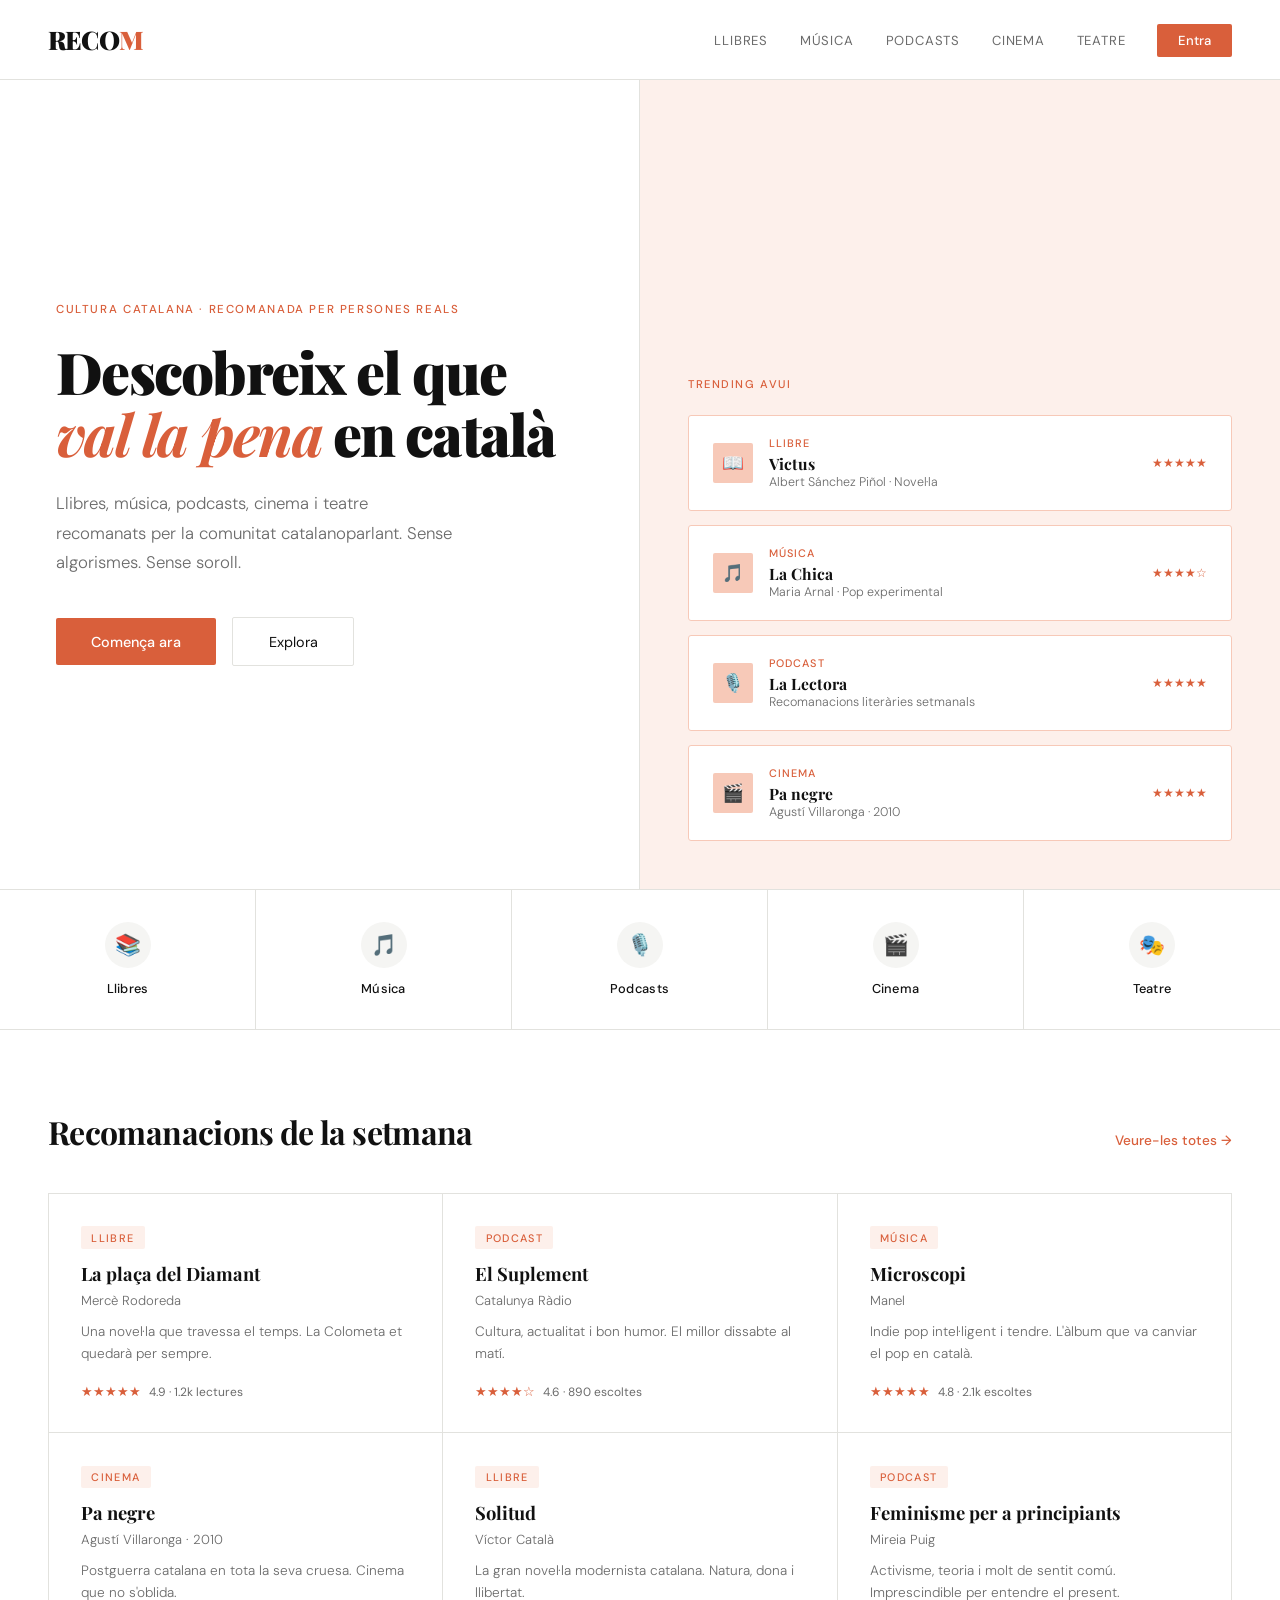
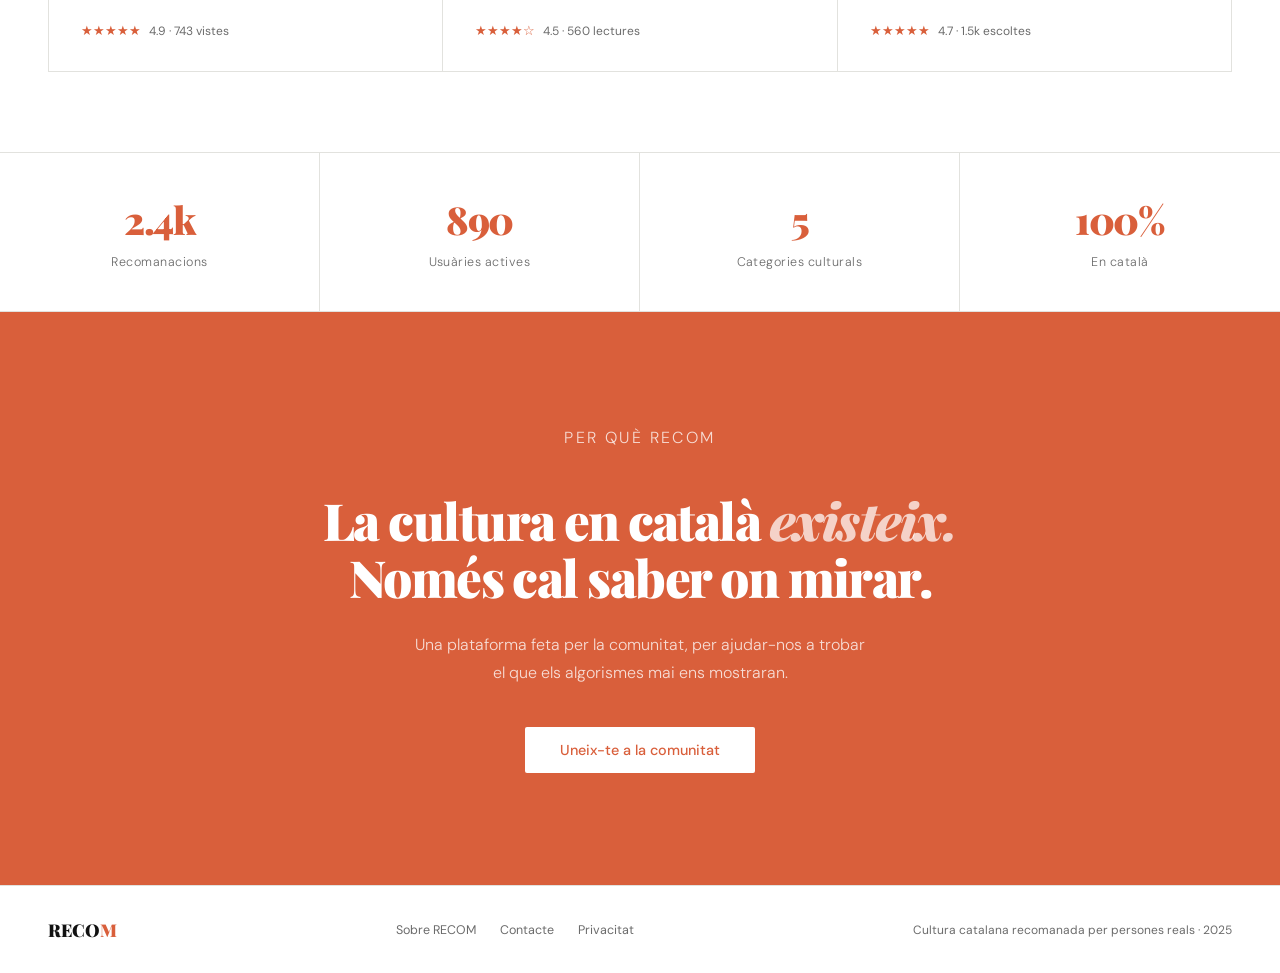
<file: recom.html>
<!DOCTYPE html>
<html lang="ca">
<head>
<meta charset="UTF-8">
<meta name="viewport" content="width=device-width, initial-scale=1.0">
<title>RECOM — Cultura catalana recomanada</title>
<link href="https://fonts.googleapis.com/css2?family=Playfair+Display:ital,wght@0,700;0,900;1,400;1,700&family=DM+Sans:wght@300;400;500&display=swap" rel="stylesheet">
<style>
  *, *::before, *::after { box-sizing: border-box; margin: 0; padding: 0; }
  :root {
    --salmon: #D95F3B;
    --salmon-mid: #E8845F;
    --salmon-light: #F7C9B8;
    --salmon-pale: #FDF0EB;
    --black: #111111;
    --white: #FFFFFF;
    --gray: #6B6B6B;
    --gray-light: #F5F5F3;
    --border: #E2E2DE;
  }
  html { scroll-behavior: smooth; }
  body {
    font-family: 'DM Sans', sans-serif;
    background: var(--white);
    color: var(--black);
    overflow-x: hidden;
  }

  /* NAV */
  nav {
    display: flex;
    justify-content: space-between;
    align-items: center;
    padding: 1.4rem 3rem;
    border-bottom: 1px solid var(--border);
    position: sticky;
    top: 0;
    background: var(--white);
    z-index: 100;
  }
  .logo {
    font-family: 'Playfair Display', serif;
    font-size: 1.6rem;
    font-weight: 900;
    letter-spacing: -0.03em;
    color: var(--black);
    text-decoration: none;
  }
  .logo span { color: var(--salmon); }
  nav ul { list-style: none; display: flex; gap: 2rem; align-items: center; }
  nav ul li a {
    font-size: 0.82rem;
    font-weight: 400;
    color: var(--gray);
    text-decoration: none;
    letter-spacing: 0.06em;
    text-transform: uppercase;
    transition: color 0.2s;
  }
  nav ul li a:hover { color: var(--salmon); }
  .btn-nav {
    background: var(--salmon);
    color: white !important;
    padding: 0.5rem 1.3rem;
    border-radius: 2px;
    font-weight: 500 !important;
    letter-spacing: 0 !important;
    text-transform: none !important;
    transition: background 0.2s !important;
  }
  .btn-nav:hover { background: #c04f2e !important; color: white !important; }

  /* HERO */
  .hero {
    display: grid;
    grid-template-columns: 1fr 1fr;
    min-height: 90vh;
    border-bottom: 1px solid var(--border);
  }
  .hero-left {
    padding: 5rem 3.5rem;
    display: flex;
    flex-direction: column;
    justify-content: center;
    border-right: 1px solid var(--border);
  }
  .tag {
    display: inline-block;
    font-size: 0.72rem;
    letter-spacing: 0.14em;
    text-transform: uppercase;
    color: var(--salmon);
    font-weight: 500;
    margin-bottom: 1.5rem;
  }
  h1 {
    font-family: 'Playfair Display', serif;
    font-size: clamp(2.6rem, 4.5vw, 4rem);
    font-weight: 900;
    line-height: 1.06;
    letter-spacing: -0.03em;
    margin-bottom: 1.6rem;
  }
  h1 em { font-style: italic; color: var(--salmon); font-weight: 700; }
  .hero-desc {
    font-size: 1.05rem;
    color: var(--gray);
    line-height: 1.75;
    max-width: 400px;
    margin-bottom: 2.5rem;
    font-weight: 300;
  }
  .hero-actions { display: flex; gap: 1rem; align-items: center; flex-wrap: wrap; }
  .btn-primary {
    background: var(--salmon);
    color: white;
    border: none;
    padding: 0.9rem 2.2rem;
    font-family: 'DM Sans', sans-serif;
    font-size: 0.9rem;
    font-weight: 500;
    cursor: pointer;
    border-radius: 2px;
    text-decoration: none;
    display: inline-block;
    transition: background 0.2s;
  }
  .btn-primary:hover { background: #c04f2e; }
  .btn-ghost {
    background: transparent;
    color: var(--black);
    border: 1px solid var(--border);
    padding: 0.9rem 2.2rem;
    font-family: 'DM Sans', sans-serif;
    font-size: 0.9rem;
    font-weight: 400;
    cursor: pointer;
    border-radius: 2px;
    text-decoration: none;
    display: inline-block;
    transition: border-color 0.2s, color 0.2s;
  }
  .btn-ghost:hover { border-color: var(--salmon); color: var(--salmon); }
  .hero-right {
    display: flex;
    flex-direction: column;
    justify-content: flex-end;
    padding: 3rem;
    background: var(--salmon-pale);
  }
  .hero-label {
    font-size: 0.7rem;
    letter-spacing: 0.14em;
    text-transform: uppercase;
    color: var(--salmon);
    margin-bottom: 1.5rem;
    font-weight: 500;
  }
  .featured-card {
    background: var(--white);
    border: 1px solid var(--salmon-light);
    border-radius: 3px;
    padding: 1.25rem 1.5rem;
    margin-bottom: 0.85rem;
    display: flex;
    gap: 1rem;
    align-items: center;
    transition: transform 0.2s, border-color 0.2s;
    cursor: pointer;
  }
  .featured-card:last-child { margin-bottom: 0; }
  .featured-card:hover { transform: translateX(4px); border-color: var(--salmon-mid); }
  .card-icon {
    width: 40px;
    height: 40px;
    border-radius: 2px;
    display: flex;
    align-items: center;
    justify-content: center;
    font-size: 1.1rem;
    flex-shrink: 0;
    background: var(--salmon-light);
  }
  .card-body { flex: 1; min-width: 0; }
  .card-cat {
    font-size: 0.68rem;
    text-transform: uppercase;
    letter-spacing: 0.1em;
    color: var(--salmon);
    font-weight: 500;
    margin-bottom: 0.2rem;
  }
  .card-title {
    font-family: 'Playfair Display', serif;
    font-size: 0.98rem;
    font-weight: 700;
    color: var(--black);
    white-space: nowrap;
    overflow: hidden;
    text-overflow: ellipsis;
  }
  .card-sub { font-size: 0.78rem; color: var(--gray); font-weight: 300; }
  .card-stars { font-size: 0.75rem; color: var(--salmon); flex-shrink: 0; }

  /* CATEGORIES */
  .categories {
    display: grid;
    grid-template-columns: repeat(5, 1fr);
    border-bottom: 1px solid var(--border);
  }
  .cat-item {
    padding: 2rem 1rem;
    border-right: 1px solid var(--border);
    text-align: center;
    cursor: pointer;
    transition: background 0.2s;
    text-decoration: none;
    display: flex;
    flex-direction: column;
    align-items: center;
  }
  .cat-item:last-child { border-right: none; }
  .cat-item:hover { background: var(--salmon-pale); }
  .cat-item:hover .cat-icon-wrap { background: var(--salmon-light); }
  .cat-item:hover .cat-name { color: var(--salmon); }
  .cat-icon-wrap {
    width: 46px;
    height: 46px;
    border-radius: 50%;
    background: var(--gray-light);
    display: flex;
    align-items: center;
    justify-content: center;
    margin-bottom: 0.75rem;
    font-size: 1.3rem;
    transition: background 0.2s;
  }
  .cat-name {
    font-size: 0.8rem;
    font-weight: 500;
    color: var(--black);
    letter-spacing: 0.02em;
    transition: color 0.2s;
  }

  /* RECOMANACIONS */
  .section { padding: 5rem 3rem; border-bottom: 1px solid var(--border); }
  .section-header { display: flex; justify-content: space-between; align-items: baseline; margin-bottom: 2.5rem; }
  .section-title {
    font-family: 'Playfair Display', serif;
    font-size: 2rem;
    font-weight: 700;
    letter-spacing: -0.02em;
  }
  .section-link { font-size: 0.85rem; color: var(--salmon); text-decoration: none; font-weight: 500; }
  .section-link:hover { text-decoration: underline; }
  .cards-grid {
    display: grid;
    grid-template-columns: repeat(3, 1fr);
    gap: 1px;
    background: var(--border);
    border: 1px solid var(--border);
  }
  .rec-card {
    background: var(--white);
    padding: 2rem;
    cursor: pointer;
    transition: background 0.15s;
  }
  .rec-card:hover { background: var(--salmon-pale); }
  .rec-type {
    font-size: 0.68rem;
    text-transform: uppercase;
    letter-spacing: 0.12em;
    font-weight: 500;
    margin-bottom: 0.8rem;
    padding: 0.28rem 0.65rem;
    border-radius: 2px;
    display: inline-block;
    background: var(--salmon-pale);
    color: var(--salmon);
  }
  .rec-card-title {
    font-family: 'Playfair Display', serif;
    font-size: 1.15rem;
    font-weight: 700;
    line-height: 1.3;
    margin-bottom: 0.35rem;
  }
  .rec-card-author { font-size: 0.82rem; color: var(--gray); margin-bottom: 0.75rem; font-weight: 300; }
  .rec-card-desc { font-size: 0.85rem; color: var(--gray); line-height: 1.65; font-weight: 300; }
  .rating-bar { display: flex; align-items: center; gap: 0.5rem; margin-top: 1.1rem; }
  .stars { color: var(--salmon); font-size: 0.8rem; }
  .rating-num { font-size: 0.75rem; color: var(--gray); }

  /* MANIFESTO */
  .manifesto {
    padding: 7rem 3rem;
    background: var(--salmon);
    text-align: center;
    border-bottom: 1px solid var(--border);
  }
  .manifesto-tag {
    font-size: 0.72rem;
    letter-spacing: 0.15em;
    text-transform: uppercase;
    color: rgba(255,255,255,0.65);
    margin-bottom: 1.5rem;
    font-weight: 500;
  }
  .manifesto h2 {
    font-family: 'Playfair Display', serif;
    font-size: clamp(2rem, 4vw, 3.2rem);
    font-weight: 900;
    color: white;
    line-height: 1.12;
    letter-spacing: -0.03em;
    max-width: 680px;
    margin: 0 auto 1.5rem;
  }
  .manifesto h2 em { font-style: italic; color: rgba(255,255,255,0.72); }
  .manifesto p {
    font-size: 1rem;
    color: rgba(255,255,255,0.78);
    max-width: 460px;
    margin: 0 auto 2.5rem;
    line-height: 1.75;
    font-weight: 300;
  }
  .btn-white {
    background: white;
    color: var(--salmon);
    border: none;
    padding: 0.9rem 2.2rem;
    font-family: 'DM Sans', sans-serif;
    font-size: 0.9rem;
    font-weight: 500;
    cursor: pointer;
    border-radius: 2px;
    text-decoration: none;
    display: inline-block;
    transition: background 0.2s;
  }
  .btn-white:hover { background: var(--salmon-pale); }

  /* STRIP STATS */
  .stats-strip {
    display: grid;
    grid-template-columns: repeat(4, 1fr);
    border-bottom: 1px solid var(--border);
  }
  .stat-item {
    padding: 2.5rem 2rem;
    border-right: 1px solid var(--border);
    text-align: center;
  }
  .stat-item:last-child { border-right: none; }
  .stat-num {
    font-family: 'Playfair Display', serif;
    font-size: 2.4rem;
    font-weight: 900;
    color: var(--salmon);
    letter-spacing: -0.03em;
    display: block;
    margin-bottom: 0.3rem;
  }
  .stat-label { font-size: 0.78rem; color: var(--gray); font-weight: 300; letter-spacing: 0.04em; }

  /* FOOTER */
  footer {
    padding: 2rem 3rem;
    display: flex;
    justify-content: space-between;
    align-items: center;
  }
  .footer-logo {
    font-family: 'Playfair Display', serif;
    font-size: 1.1rem;
    font-weight: 900;
    color: var(--black);
    text-decoration: none;
  }
  .footer-logo span { color: var(--salmon); }
  .footer-links { display: flex; gap: 1.5rem; }
  .footer-links a { font-size: 0.78rem; color: var(--gray); text-decoration: none; }
  .footer-links a:hover { color: var(--salmon); }
  .footer-copy { font-size: 0.75rem; color: var(--gray); }
</style>
</head>
<body>

<!-- NAV -->
<nav>
  <a href="#" class="logo">RECO<span>M</span></a>
  <ul>
    <li><a href="#categories">Llibres</a></li>
    <li><a href="#categories">Música</a></li>
    <li><a href="#categories">Podcasts</a></li>
    <li><a href="#categories">Cinema</a></li>
    <li><a href="#categories">Teatre</a></li>
    <li><a href="#" class="btn-nav">Entra</a></li>
  </ul>
</nav>

<!-- HERO -->
<section class="hero">
  <div class="hero-left">
    <span class="tag">Cultura catalana · recomanada per persones reals</span>
    <h1>Descobreix el que <em>val la pena</em> en català</h1>
    <p class="hero-desc">Llibres, música, podcasts, cinema i teatre recomanats per la comunitat catalanoparlant. Sense algorismes. Sense soroll.</p>
    <div class="hero-actions">
      <a href="#" class="btn-primary">Comença ara</a>
      <a href="#recomanacions" class="btn-ghost">Explora</a>
    </div>
  </div>
  <div class="hero-right">
    <p class="hero-label">Trending avui</p>
    <div class="featured-card">
      <div class="card-icon">📖</div>
      <div class="card-body">
        <div class="card-cat">Llibre</div>
        <div class="card-title">Victus</div>
        <div class="card-sub">Albert Sánchez Piñol · Novel·la</div>
      </div>
      <div class="card-stars">★★★★★</div>
    </div>
    <div class="featured-card">
      <div class="card-icon">🎵</div>
      <div class="card-body">
        <div class="card-cat">Música</div>
        <div class="card-title">La Chica</div>
        <div class="card-sub">Maria Arnal · Pop experimental</div>
      </div>
      <div class="card-stars">★★★★☆</div>
    </div>
    <div class="featured-card">
      <div class="card-icon">🎙️</div>
      <div class="card-body">
        <div class="card-cat">Podcast</div>
        <div class="card-title">La Lectora</div>
        <div class="card-sub">Recomanacions literàries setmanals</div>
      </div>
      <div class="card-stars">★★★★★</div>
    </div>
    <div class="featured-card">
      <div class="card-icon">🎬</div>
      <div class="card-body">
        <div class="card-cat">Cinema</div>
        <div class="card-title">Pa negre</div>
        <div class="card-sub">Agustí Villaronga · 2010</div>
      </div>
      <div class="card-stars">★★★★★</div>
    </div>
  </div>
</section>

<!-- CATEGORIES -->
<div class="categories" id="categories">
  <a href="#" class="cat-item">
    <div class="cat-icon-wrap">📚</div>
    <div class="cat-name">Llibres</div>
  </a>
  <a href="#" class="cat-item">
    <div class="cat-icon-wrap">🎵</div>
    <div class="cat-name">Música</div>
  </a>
  <a href="#" class="cat-item">
    <div class="cat-icon-wrap">🎙️</div>
    <div class="cat-name">Podcasts</div>
  </a>
  <a href="#" class="cat-item">
    <div class="cat-icon-wrap">🎬</div>
    <div class="cat-name">Cinema</div>
  </a>
  <a href="#" class="cat-item">
    <div class="cat-icon-wrap">🎭</div>
    <div class="cat-name">Teatre</div>
  </a>
</div>

<!-- RECOMANACIONS -->
<section class="section" id="recomanacions">
  <div class="section-header">
    <h2 class="section-title">Recomanacions de la setmana</h2>
    <a href="#" class="section-link">Veure-les totes →</a>
  </div>
  <div class="cards-grid">
    <div class="rec-card">
      <span class="rec-type">Llibre</span>
      <div class="rec-card-title">La plaça del Diamant</div>
      <div class="rec-card-author">Mercè Rodoreda</div>
      <div class="rec-card-desc">Una novel·la que travessa el temps. La Colometa et quedarà per sempre.</div>
      <div class="rating-bar"><span class="stars">★★★★★</span><span class="rating-num">4.9 · 1.2k lectures</span></div>
    </div>
    <div class="rec-card">
      <span class="rec-type">Podcast</span>
      <div class="rec-card-title">El Suplement</div>
      <div class="rec-card-author">Catalunya Ràdio</div>
      <div class="rec-card-desc">Cultura, actualitat i bon humor. El millor dissabte al matí.</div>
      <div class="rating-bar"><span class="stars">★★★★☆</span><span class="rating-num">4.6 · 890 escoltes</span></div>
    </div>
    <div class="rec-card">
      <span class="rec-type">Música</span>
      <div class="rec-card-title">Microscopi</div>
      <div class="rec-card-author">Manel</div>
      <div class="rec-card-desc">Indie pop intel·ligent i tendre. L'àlbum que va canviar el pop en català.</div>
      <div class="rating-bar"><span class="stars">★★★★★</span><span class="rating-num">4.8 · 2.1k escoltes</span></div>
    </div>
    <div class="rec-card">
      <span class="rec-type">Cinema</span>
      <div class="rec-card-title">Pa negre</div>
      <div class="rec-card-author">Agustí Villaronga · 2010</div>
      <div class="rec-card-desc">Postguerra catalana en tota la seva cruesa. Cinema que no s'oblida.</div>
      <div class="rating-bar"><span class="stars">★★★★★</span><span class="rating-num">4.9 · 743 vistes</span></div>
    </div>
    <div class="rec-card">
      <span class="rec-type">Llibre</span>
      <div class="rec-card-title">Solitud</div>
      <div class="rec-card-author">Víctor Català</div>
      <div class="rec-card-desc">La gran novel·la modernista catalana. Natura, dona i llibertat.</div>
      <div class="rating-bar"><span class="stars">★★★★☆</span><span class="rating-num">4.5 · 560 lectures</span></div>
    </div>
    <div class="rec-card">
      <span class="rec-type">Podcast</span>
      <div class="rec-card-title">Feminisme per a principiants</div>
      <div class="rec-card-author">Mireia Puig</div>
      <div class="rec-card-desc">Activisme, teoria i molt de sentit comú. Imprescindible per entendre el present.</div>
      <div class="rating-bar"><span class="stars">★★★★★</span><span class="rating-num">4.7 · 1.5k escoltes</span></div>
    </div>
  </div>
</section>

<!-- STATS -->
<div class="stats-strip">
  <div class="stat-item">
    <span class="stat-num">2.4k</span>
    <span class="stat-label">Recomanacions</span>
  </div>
  <div class="stat-item">
    <span class="stat-num">890</span>
    <span class="stat-label">Usuàries actives</span>
  </div>
  <div class="stat-item">
    <span class="stat-num">5</span>
    <span class="stat-label">Categories culturals</span>
  </div>
  <div class="stat-item">
    <span class="stat-num">100%</span>
    <span class="stat-label">En català</span>
  </div>
</div>

<!-- MANIFESTO -->
<section class="manifesto">
  <p class="manifesto-tag">Per què RECOM</p>
  <h2>La cultura en català <em>existeix.</em><br>Només cal saber on mirar.</h2>
  <p>Una plataforma feta per la comunitat, per ajudar-nos a trobar el que els algorismes mai ens mostraran.</p>
  <a href="#" class="btn-white">Uneix-te a la comunitat</a>
</section>

<!-- FOOTER -->
<footer>
  <a href="#" class="footer-logo">RECO<span>M</span></a>
  <div class="footer-links">
    <a href="#">Sobre RECOM</a>
    <a href="#">Contacte</a>
    <a href="#">Privacitat</a>
  </div>
  <div class="footer-copy">Cultura catalana recomanada per persones reals · 2025</div>
</footer>

</body>
</html>
</file>
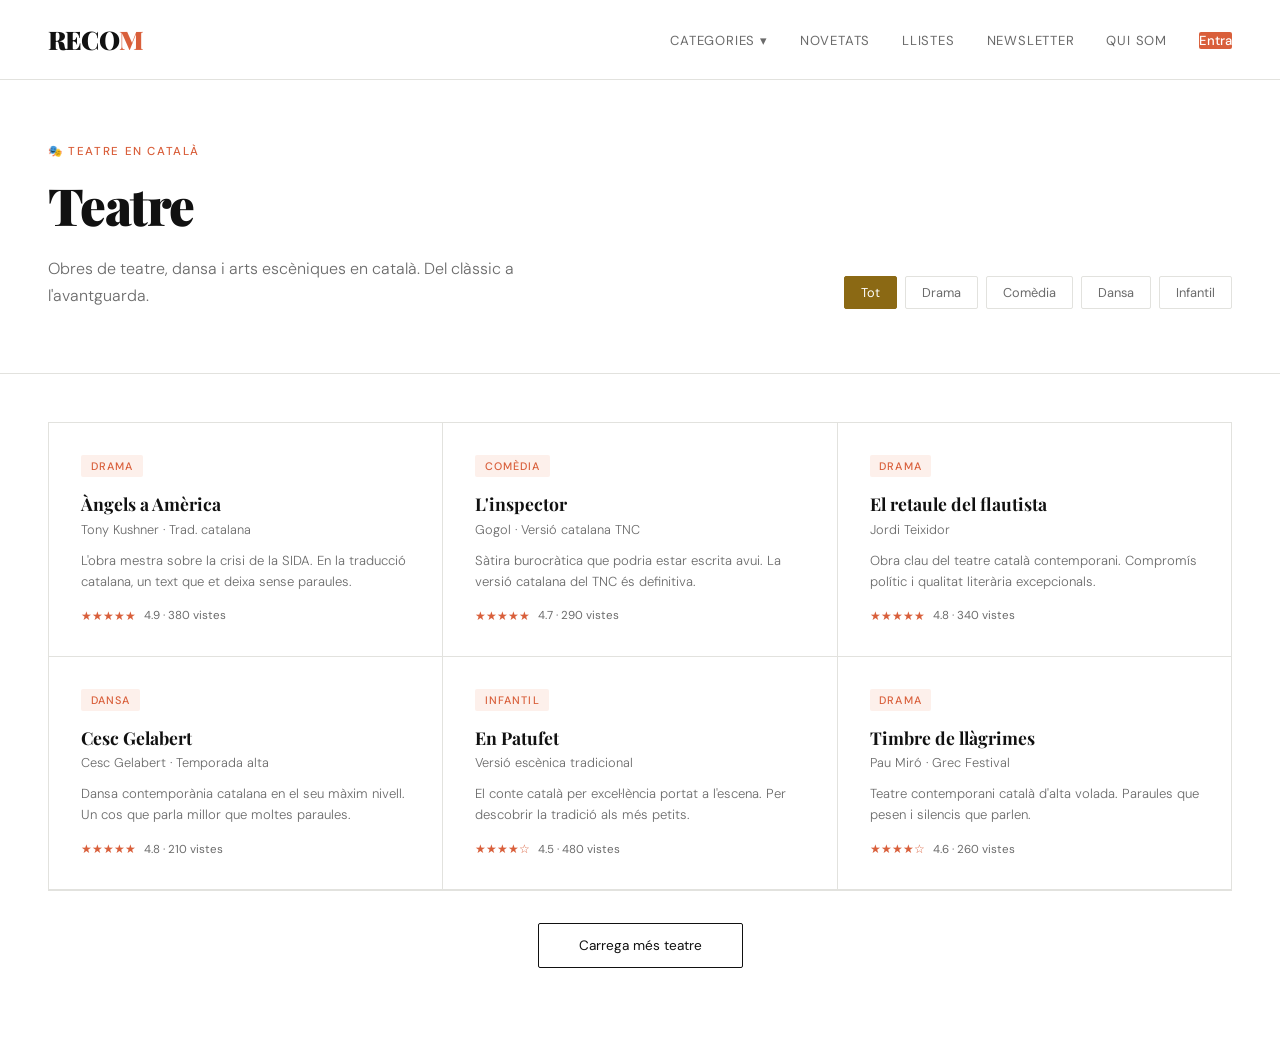
<file: teatre.html>
<!DOCTYPE html>
<html lang="ca">
<head>
<meta charset="UTF-8">
<meta name="viewport" content="width=device-width, initial-scale=1.0">
<title>Teatre — RECOM</title>
<link href="https://fonts.googleapis.com/css2?family=Playfair+Display:ital,wght@0,700;0,900;1,400;1,700&family=DM+Sans:wght@300;400;500&display=swap" rel="stylesheet">
<link rel="stylesheet" href="mobile.css">
<style>
  *, *::before, *::after { box-sizing: border-box; margin: 0; padding: 0; }
  :root { --salmon: #D95F3B; --salmon-mid: #E8845F; --salmon-light: #F7C9B8; --salmon-pale: #FDF0EB; --black: #111111; --white: #FFFFFF; --gray: #6B6B6B; --gray-light: #F5F5F3; --border: #E2E2DE; --accent: #8B6914; }
  body { font-family: 'DM Sans', sans-serif; background: var(--white); color: var(--black); overflow-x: hidden; }
  nav { display: flex; justify-content: space-between; align-items: center; padding: 1.4rem 3rem; border-bottom: 1px solid var(--border); position: sticky; top: 0; background: var(--white); z-index: 100; }
  .logo { font-family: 'Playfair Display', serif; font-size: 1.6rem; font-weight: 900; letter-spacing: -0.03em; color: var(--black); text-decoration: none; }
  .logo span { color: var(--salmon); }
  nav ul { list-style: none; display: flex; gap: 2rem; align-items: center; }
  nav ul li a { font-size: 0.82rem; font-weight: 400; color: var(--gray); text-decoration: none; letter-spacing: 0.06em; text-transform: uppercase; transition: color 0.2s; }
  nav ul li a:hover, nav ul li a.active { color: var(--salmon); }
  .btn-nav { background: var(--salmon); color: white !important; padding: 0.5rem 1.3rem; border-radius: 2px; font-weight: 500 !important; letter-spacing: 0 !important; text-transform: none !important; }
  .page-hero { border-bottom: 3px solid #8B6914;; padding: 4rem 3rem; border-bottom: 1px solid var(--border); display: flex; justify-content: space-between; align-items: flex-end; }
  .page-hero-left .tag { color: var(--accent); font-size: 0.72rem; letter-spacing: 0.14em; text-transform: uppercase; color: var(--salmon); font-weight: 500; display: block; margin-bottom: 0.75rem; }
  .page-hero-left h1 { font-family: 'Playfair Display', serif; font-size: clamp(2.4rem, 4vw, 3.5rem); font-weight: 900; letter-spacing: -0.03em; }
  .page-hero-left p { font-size: 1rem; color: var(--gray); margin-top: 1rem; font-weight: 300; max-width: 480px; line-height: 1.7; }
  .filters { display: flex; gap: 0.5rem; flex-wrap: wrap; }
  .filter-btn { background: transparent; border: 1px solid var(--border); color: var(--gray); padding: 0.45rem 1rem; font-family: 'DM Sans', sans-serif; font-size: 0.8rem; border-radius: 2px; cursor: pointer; transition: all 0.2s; }
  .filter-btn:hover, .filter-btn.active { background: var(--accent); border-color: var(--accent); color: white; }
  .grid-section { padding: 3rem; }
  .grid { display: grid; grid-template-columns: repeat(3, 1fr); gap: 1px; background: var(--border); border: 1px solid var(--border); }
  .card { background: var(--white); padding: 2rem; cursor: pointer; transition: background 0.15s; display: flex; flex-direction: column; }
  .card:hover { background: var(--salmon-pale); }
  .card-badge { font-size: 0.68rem; text-transform: uppercase; letter-spacing: 0.1em; font-weight: 500; padding: 0.25rem 0.6rem; border-radius: 2px; display: inline-block; background: var(--salmon-pale); color: var(--salmon); margin-bottom: 1rem; align-self: flex-start; }
  .card h3 { font-family: 'Playfair Display', serif; font-size: 1.1rem; font-weight: 700; line-height: 1.3; margin-bottom: 0.3rem; }
  .card .author { font-size: 0.8rem; color: var(--gray); font-weight: 300; margin-bottom: 0.75rem; }
  .card .desc { font-size: 0.82rem; color: var(--gray); line-height: 1.6; font-weight: 300; flex: 1; }
  .card .meta { display: flex; align-items: center; gap: 0.5rem; margin-top: 1rem; }
  .card .stars { color: var(--salmon); font-size: 0.78rem; }
  .card .count { font-size: 0.72rem; color: var(--gray); }
  .load-more { text-align: center; padding: 2rem; border-top: 1px solid var(--border); }
  .btn-more { background: transparent; border: 1px solid var(--black); color: var(--black); padding: 0.8rem 2.5rem; font-family: 'DM Sans', sans-serif; font-size: 0.85rem; cursor: pointer; border-radius: 2px; transition: all 0.2s; }
  .btn-more:hover { background: var(--salmon); border-color: var(--salmon); color: white; }

  @media (max-width: 768px) {
    nav > ul { display: none !important; }
    nav > ul.open { display: flex !important; }
    .hamburger { display: flex !important; }
  }
</style>
</head>
<body>
<nav>
  <a href="index.html" class="logo">RECO<span>M</span></a>
  
  <ul>
    <li class="nav-dropdown">
      <a href="#" class="nav-drop-toggle">Categories ▾</a>
      <ul class="dropdown-menu">
        <li><a href="llibres.html">📚 Llibres</a></li>
        <li><a href="musica.html">🎵 Música</a></li>
        <li><a href="podcasts.html">🎙️ Podcasts</a></li>
        <li><a href="cinema.html">🎬 Cinema</a></li>
        <li><a href="teatre.html">🎭 Teatre</a></li>
      </ul>
    </li>
    <li><a href="novetats.html">Novetats</a></li>
    <li><a href="llistes.html">Llistes</a></li>
    <li><a href="newsletter.html">Newsletter</a></li>
    <li><a href="qui-som.html">Qui som</a></li>
    <li><a href="entra.html" class="btn-nav">Entra</a></li>
  </ul>
</nav>
<div class="page-hero">
  <div class="page-hero-left">
    <span class="tag">🎭 Teatre en català</span>
    <h1>Teatre</h1>
    <p>Obres de teatre, dansa i arts escèniques en català. Del clàssic a l'avantguarda.</p>
  </div>
  <div class="filters">
    <button class="filter-btn active">Tot</button>
    <button class="filter-btn">Drama</button>
    <button class="filter-btn">Comèdia</button>
    <button class="filter-btn">Dansa</button>
    <button class="filter-btn">Infantil</button>
  </div>
</div>
<div class="grid-section">
  <div class="grid">
    <div class="card"><span class="card-badge">Drama</span><h3>Àngels a Amèrica</h3><div class="author">Tony Kushner · Trad. catalana</div><div class="desc">L'obra mestra sobre la crisi de la SIDA. En la traducció catalana, un text que et deixa sense paraules.</div><div class="meta"><span class="stars">★★★★★</span><span class="count">4.9 · 380 vistes</span></div></div>
    <div class="card"><span class="card-badge">Comèdia</span><h3>L'inspector</h3><div class="author">Gogol · Versió catalana TNC</div><div class="desc">Sàtira burocràtica que podria estar escrita avui. La versió catalana del TNC és definitiva.</div><div class="meta"><span class="stars">★★★★★</span><span class="count">4.7 · 290 vistes</span></div></div>
    <div class="card"><span class="card-badge">Drama</span><h3>El retaule del flautista</h3><div class="author">Jordi Teixidor</div><div class="desc">Obra clau del teatre català contemporani. Compromís polític i qualitat literària excepcionals.</div><div class="meta"><span class="stars">★★★★★</span><span class="count">4.8 · 340 vistes</span></div></div>
    <div class="card"><span class="card-badge">Dansa</span><h3>Cesc Gelabert</h3><div class="author">Cesc Gelabert · Temporada alta</div><div class="desc">Dansa contemporània catalana en el seu màxim nivell. Un cos que parla millor que moltes paraules.</div><div class="meta"><span class="stars">★★★★★</span><span class="count">4.8 · 210 vistes</span></div></div>
    <div class="card"><span class="card-badge">Infantil</span><h3>En Patufet</h3><div class="author">Versió escènica tradicional</div><div class="desc">El conte català per excel·lència portat a l'escena. Per descobrir la tradició als més petits.</div><div class="meta"><span class="stars">★★★★☆</span><span class="count">4.5 · 480 vistes</span></div></div>
    <div class="card"><span class="card-badge">Drama</span><h3>Timbre de llàgrimes</h3><div class="author">Pau Miró · Grec Festival</div><div class="desc">Teatre contemporani català d'alta volada. Paraules que pesen i silencis que parlen.</div><div class="meta"><span class="stars">★★★★☆</span><span class="count">4.6 · 260 vistes</span></div></div>
  </div>
  <div class="load-more"><button class="btn-more">Carrega més teatre</button></div>
</div>


<script>
(function(){
  var btn = document.getElementById('hamburger');
  var menu = document.querySelector('nav > ul');
  if(btn && menu){
    btn.addEventListener('click', function(e){
      e.stopPropagation();
      btn.classList.toggle('open');
      menu.classList.toggle('open');
    });
  }
  document.querySelectorAll('.nav-drop-toggle').forEach(function(t){
    t.addEventListener('click', function(e){
      e.preventDefault();
      e.stopPropagation();
      t.closest('.nav-dropdown').classList.toggle('open');
    });
  });
  document.addEventListener('click', function(){
    if(btn) btn.classList.remove('open');
    if(menu) menu.classList.remove('open');
    document.querySelectorAll('.nav-dropdown').forEach(function(dd){ dd.classList.remove('open'); });
  });
})();
</script>
</body>
</html>
</file>
<file: mobile.css>
/* Prevent horizontal overflow on mobile */
html, body { overflow-x: hidden; max-width: 100%; }
*, *::before, *::after { box-sizing: border-box; }


/* Desktop: hide hamburger, show full nav */
@media (min-width: 769px) {
  .hamburger { display: none !important; }
  nav > ul { display: flex !important; position: static !important; flex-direction: row !important; background: transparent !important; border: none !important; box-shadow: none !important; padding: 0 !important; gap: 2rem !important; }
  nav > ul > li > a { padding: 0 !important; font-size: 0.82rem !important; }
  nav > ul > li:last-child { padding: 0 !important; }
}

/* RECOM — Mobile & Responsive */

/* === HAMBURGER (ocult per defecte en desktop) === */
.hamburger {
  display: none;
  flex-direction: column;
  justify-content: center;
  gap: 5px;
  cursor: pointer;
  padding: 6px;
  background: none;
  border: none;
}
.hamburger span {
  display: block;
  width: 22px;
  height: 2px;
  background: #111;
  transition: all 0.25s;
}
.hamburger.open span:nth-child(1) { transform: translateY(7px) rotate(45deg); }
.hamburger.open span:nth-child(2) { opacity: 0; }
.hamburger.open span:nth-child(3) { transform: translateY(-7px) rotate(-45deg); }

/* === DROPDOWN (desktop) === */
.nav-dropdown { position: relative; }
.dropdown-menu {
  display: none;
  position: absolute;
  top: calc(100% + 10px);
  left: 50%;
  transform: translateX(-50%);
  background: #fff;
  border: 1px solid #E2E2DE;
  min-width: 170px;
  z-index: 999;
  flex-direction: column;
  list-style: none;
  padding: 4px 0;
}
.nav-dropdown.open .dropdown-menu { display: flex; }
.dropdown-menu li { border-bottom: 1px solid #E2E2DE; }
.dropdown-menu li:last-child { border-bottom: none; }
.dropdown-menu li a {
  display: block !important;
  padding: 10px 16px !important;
  font-size: 0.82rem !important;
  text-transform: none !important;
  letter-spacing: 0 !important;
  color: #111 !important;
  white-space: nowrap;
  text-decoration: none;
}
.dropdown-menu li a:hover { color: #D95F3B !important; }

/* === MOBILE (<= 768px) === */
@media (max-width: 768px) {

  /* Mostra hamburger, amaga el menú per defecte */
  .hamburger { display: flex; }
  nav > ul {
    display: none;
    position: fixed;
    top: 56px;
    left: 0;
    right: 0;
    background: #fff;
    flex-direction: column;
    list-style: none;
    padding: 0;
    margin: 0;
    border-bottom: 2px solid #E2E2DE;
    box-shadow: 0 6px 20px rgba(0,0,0,0.1);
    z-index: 998;
  }
  /* Obre quan té classe .open */
  nav > ul.open { display: flex; }

  /* Items del menú */
  nav > ul > li { border-bottom: 1px solid #E2E2DE; }
  nav > ul > li > a {
    display: block !important;
    padding: 16px 24px !important;
    font-size: 1rem !important;
    color: #111 !important;
    text-transform: none !important;
    letter-spacing: 0 !important;
    background: none !important;
    text-decoration: none;
  }
  nav > ul > li > a:hover { color: #D95F3B !important; }

  /* Botó Entra */
  nav > ul > li:last-child { border-bottom: none; padding: 12px 20px; }
  nav > ul > li:last-child > a {
    display: block !important;
    background: #D95F3B !important;
    color: white !important;
    text-align: center !important;
    border-radius: 2px !important;
    padding: 12px !important;
  }

  /* Dropdown dins menú mòbil */
  .nav-dropdown .dropdown-menu {
    position: static !important;
    transform: none !important;
    display: none !important;
    background: #F5F5F3;
    border: none;
    border-top: 1px solid #E2E2DE;
    min-width: 100%;
    padding: 0;
    box-shadow: none;
  }
  .nav-dropdown.open .dropdown-menu { display: flex !important; }
  .dropdown-menu li a { padding: 14px 32px !important; font-size: 0.9rem !important; }

  /* Layout */
  .hero { grid-template-columns: 1fr !important; min-height: auto; }
  .hero-left { padding: 2.5rem 1.25rem; border-right: none; border-bottom: 1px solid #E2E2DE; }
  .hero-right { padding: 2rem 1.25rem; }
  h1 { font-size: 2.2rem !important; }

  .categories { grid-template-columns: repeat(3, 1fr); }
  .cat-item:nth-child(3) { border-right: none; }
  .cat-item:nth-child(4), .cat-item:nth-child(5) { border-top: 1px solid #E2E2DE; }
  .cat-item:nth-child(5) { border-right: none; }

  .cards-grid, .grid, .list-grid { grid-template-columns: 1fr; }
  .books-grid, .cinema-grid, .music-grid, .pod-grid { grid-template-columns: repeat(2, 1fr) !important; gap: 1.25rem; }

  .section { padding: 2.5rem 1.25rem; }
  .grid-section { padding: 1.5rem 1.25rem; }
  .section-header { flex-direction: column; gap: 0.5rem; align-items: flex-start; }
  .section-title { font-size: 1.5rem !important; }

  .stats-strip { grid-template-columns: repeat(2, 1fr); }
  .stats-strip .stat-item:nth-child(2) { border-right: none; }
  .stats-strip .stat-item:nth-child(3), .stats-strip .stat-item:nth-child(4) { border-top: 1px solid #E2E2DE; }
  .stats-strip .stat-item:nth-child(4) { border-right: none; }

  .manifesto { padding: 3.5rem 1.25rem; }
  footer { flex-direction: column; gap: 1rem; text-align: center; padding: 2rem 1.25rem; }
  .footer-links { justify-content: center; }

  .page-hero { flex-direction: column; gap: 1.5rem; padding: 2.5rem 1.25rem; align-items: flex-start; }
  .filters { width: 100%; }

  .auth-container { grid-template-columns: 1fr; }
  .auth-left, .auth-right { padding: 2.5rem 1.25rem; min-height: auto; }

  .subscribe-form { flex-direction: column; }
  .subscribe-form input { border-right: 1px solid #E2E2DE !important; border-bottom: none; border-radius: 2px; }
  .subscribe-form button { border-radius: 2px; }
  .subscribe-form-dark { flex-direction: column; }

  .content { grid-template-columns: 1fr; }
  .main-text { border-right: none; border-bottom: 1px solid #E2E2DE; padding: 2.5rem 1.25rem; }
  .sidebar { padding: 2.5rem 1.25rem; }
  .page-header { padding: 2.5rem 1.25rem; }

  .featured { grid-template-columns: 1fr; }
  .featured-main { border-right: none; border-bottom: 1px solid #E2E2DE; }

  .llistes-grid { grid-template-columns: 1fr; }
  .sant-jordi { padding: 2.5rem 1.25rem; }
  .sant-jordi-grid { grid-template-columns: repeat(2, 1fr); }

  .agenda { padding: 2.5rem 1.25rem; }
  .agenda-item { grid-template-columns: 60px 1fr; }
  .agenda-cat { display: none; }

  .features { grid-template-columns: 1fr; }
  .archive-item { flex-direction: column; gap: 0.5rem; align-items: flex-start; }
}

@media (max-width: 480px) {
  h1 { font-size: 1.9rem !important; }
  .section, .grid-section, .page-hero, .manifesto, footer,
  .auth-left, .auth-right, .main-text, .sidebar, .page-header,
  .sant-jordi, .agenda { padding-left: 1rem; padding-right: 1rem; }
  .sant-jordi-grid { grid-template-columns: 1fr; }
}
</file>
